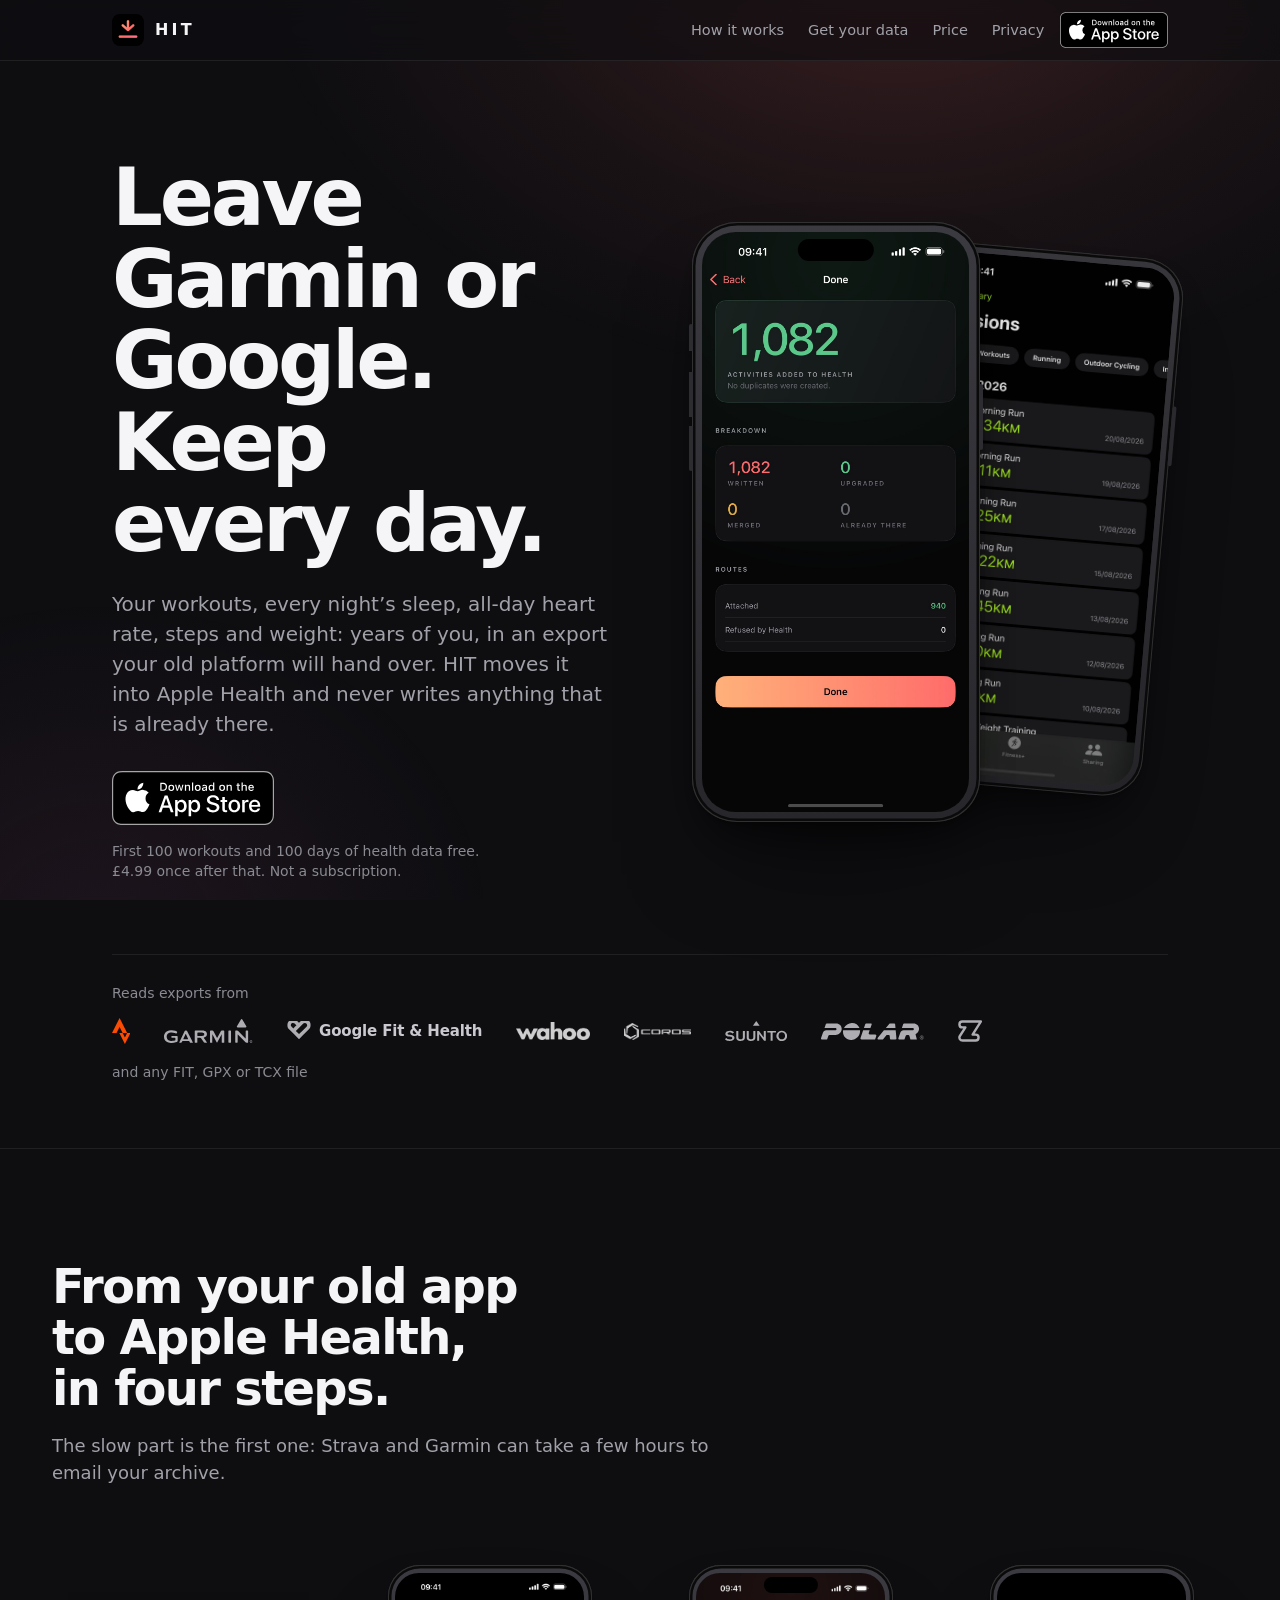
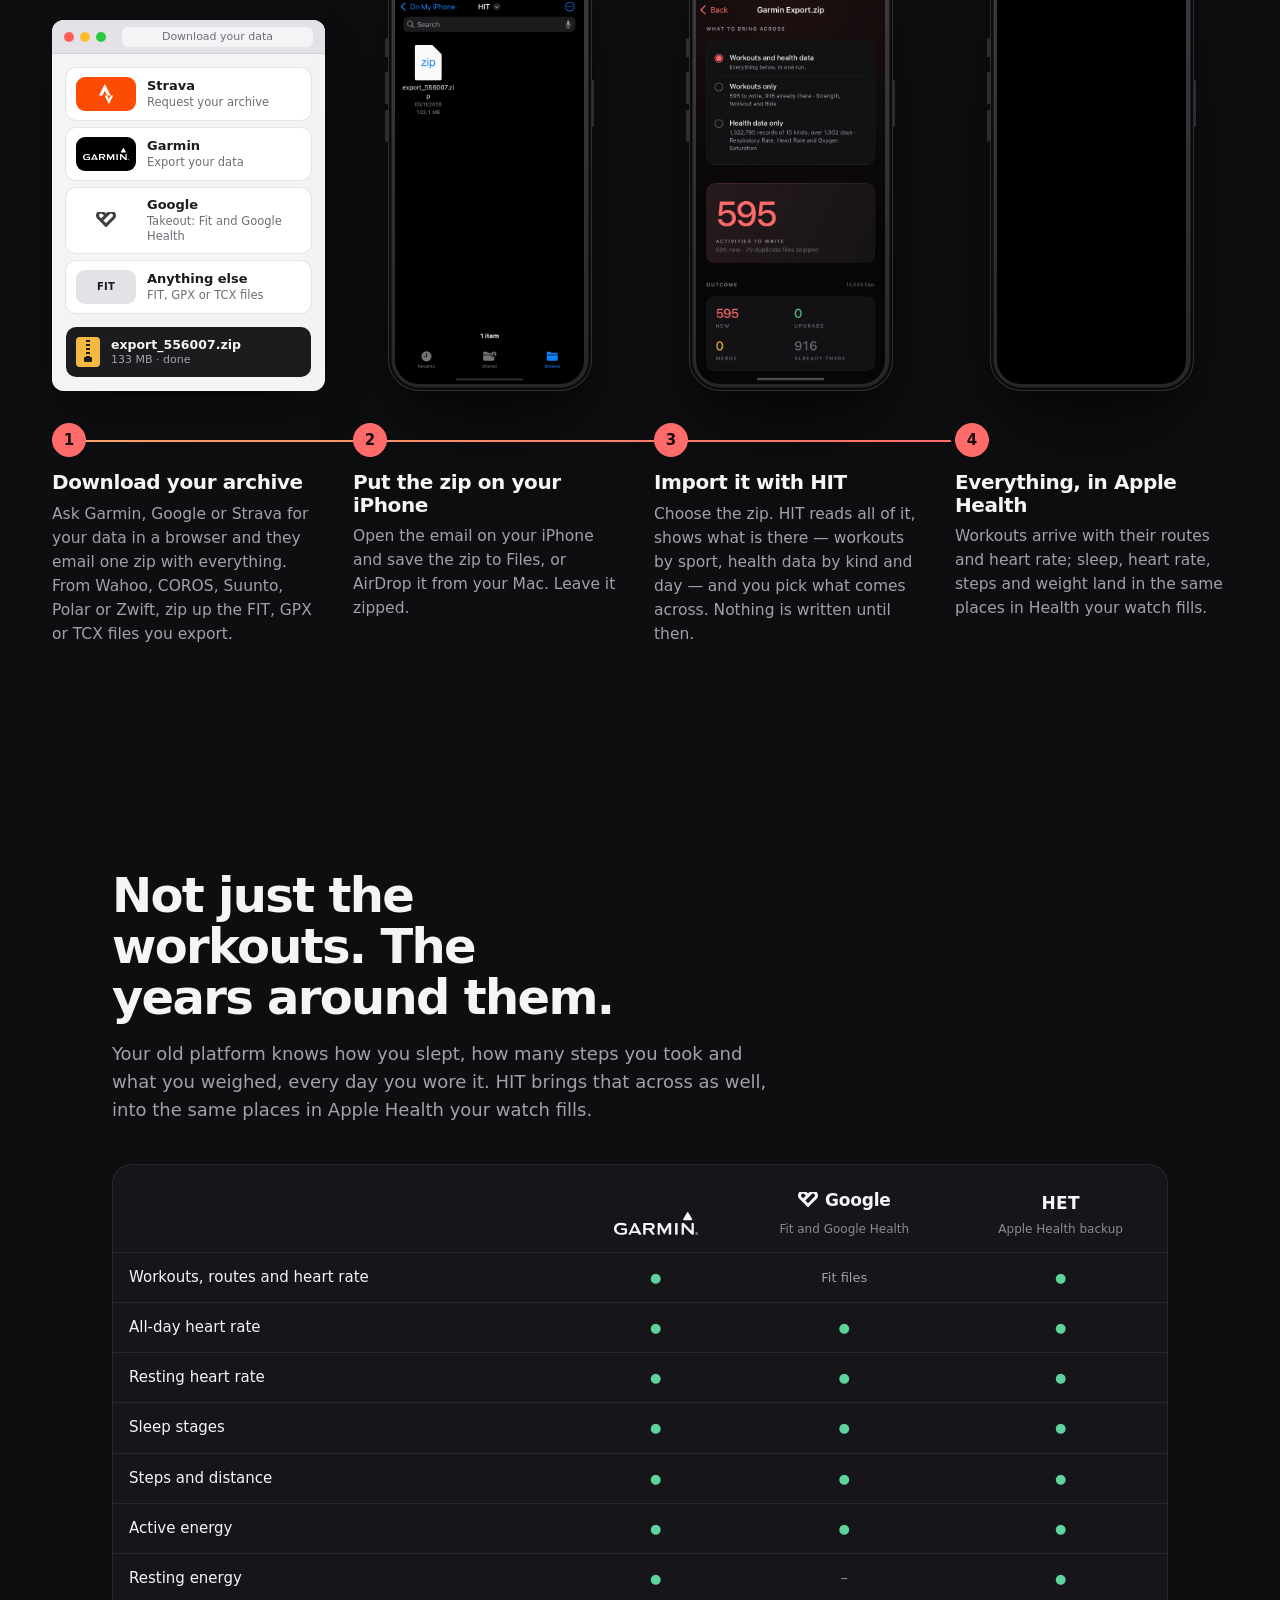
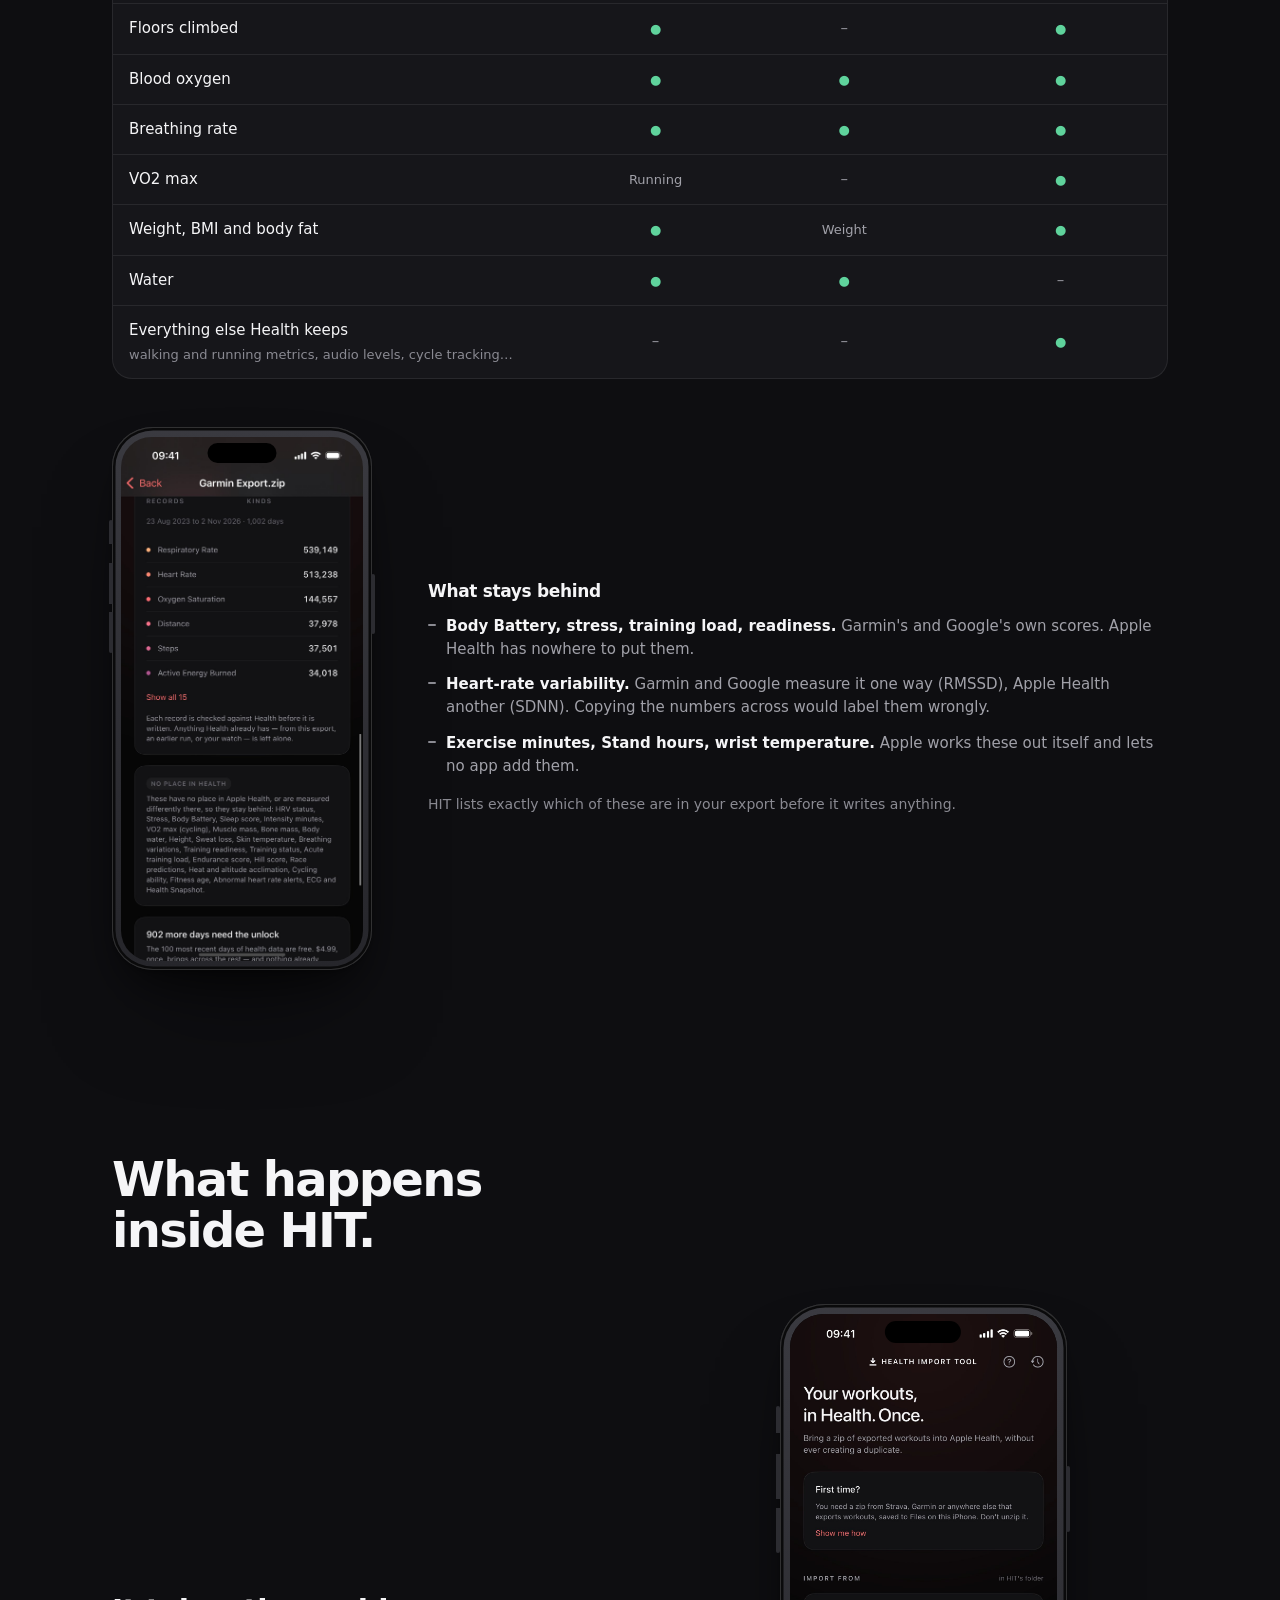
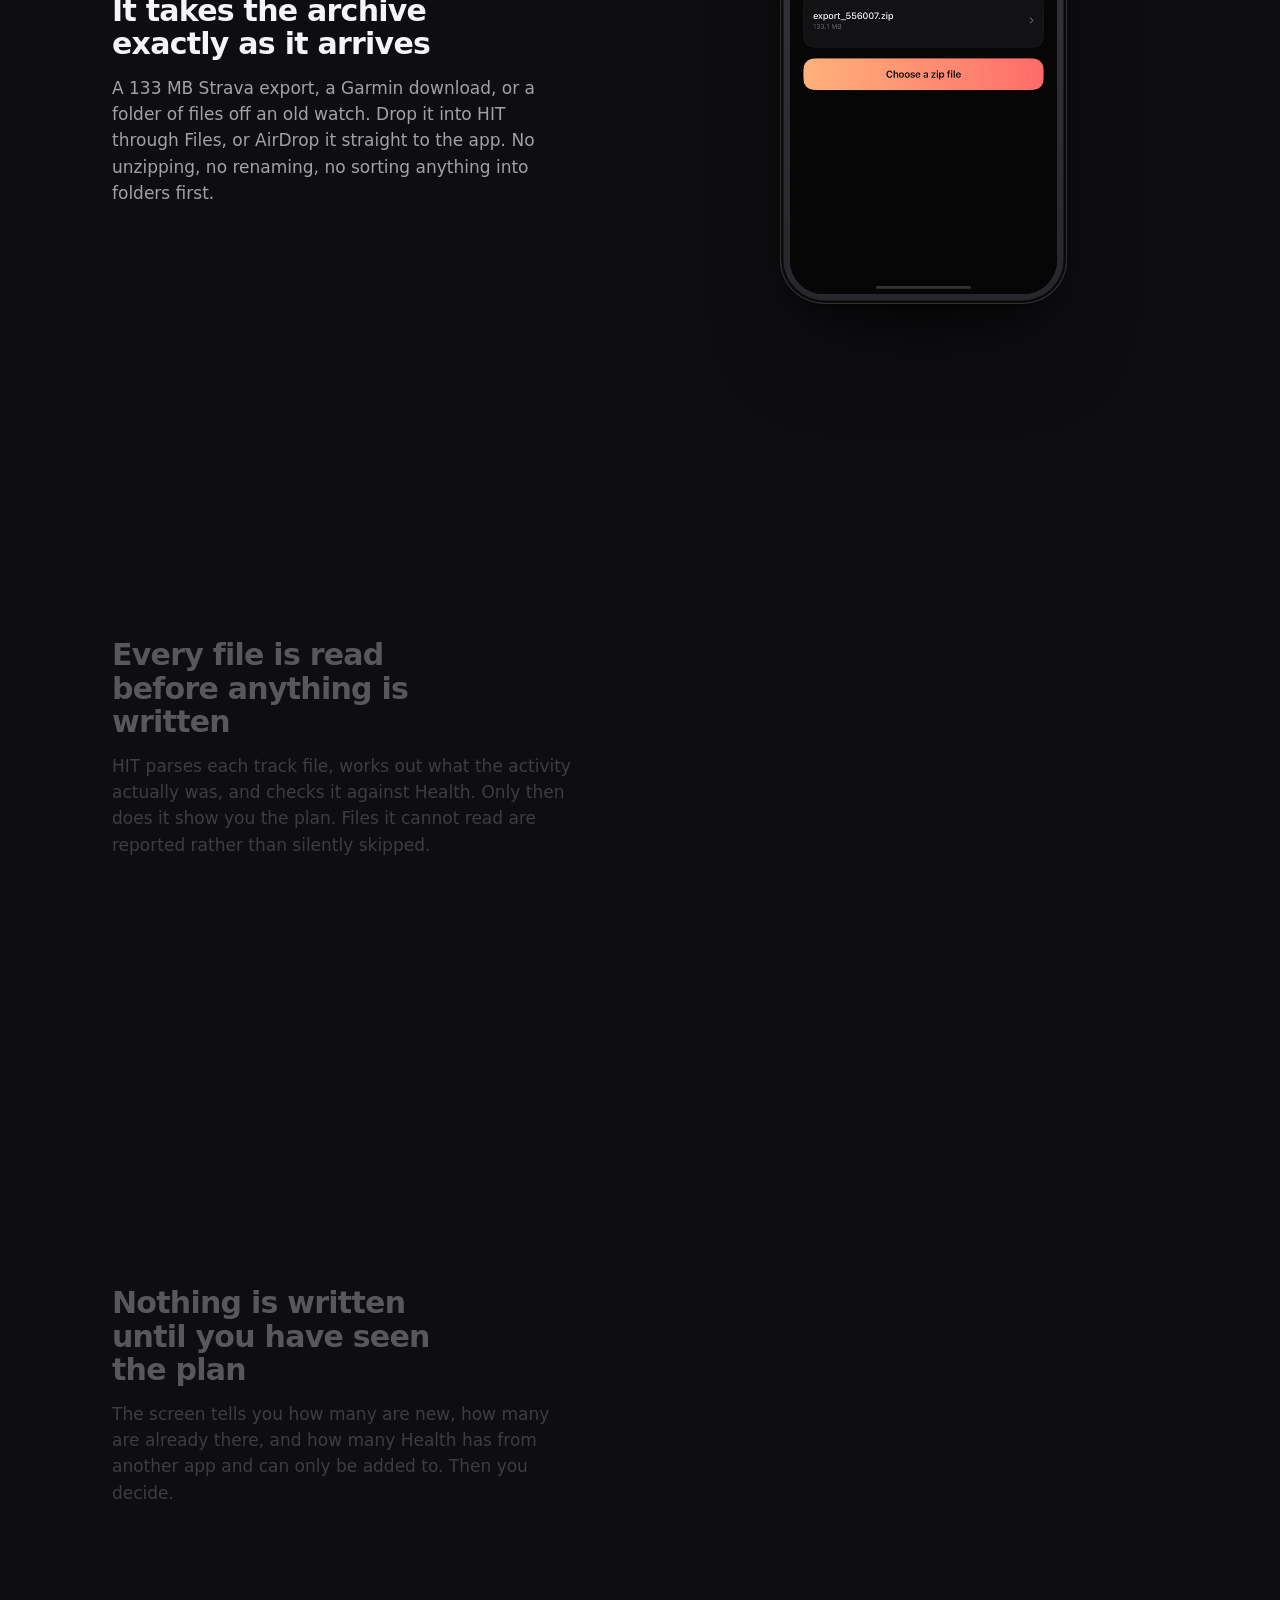
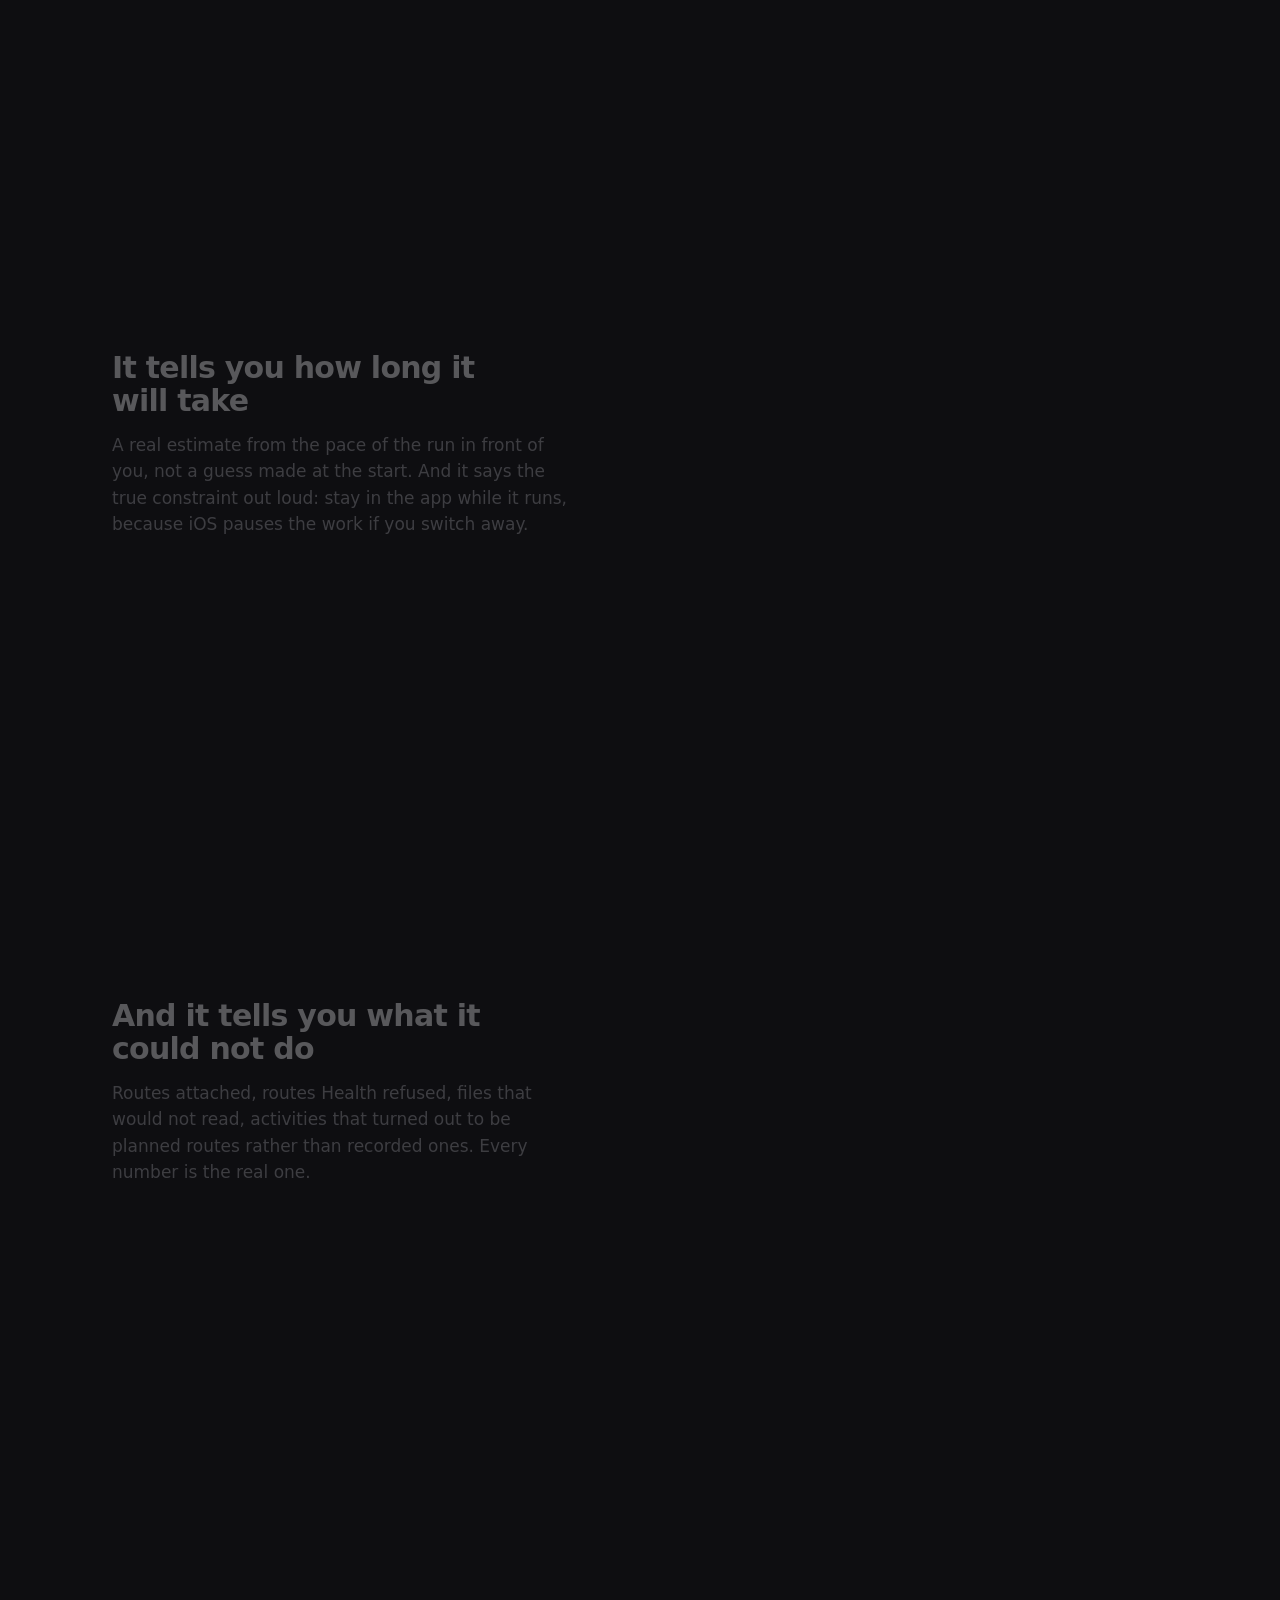
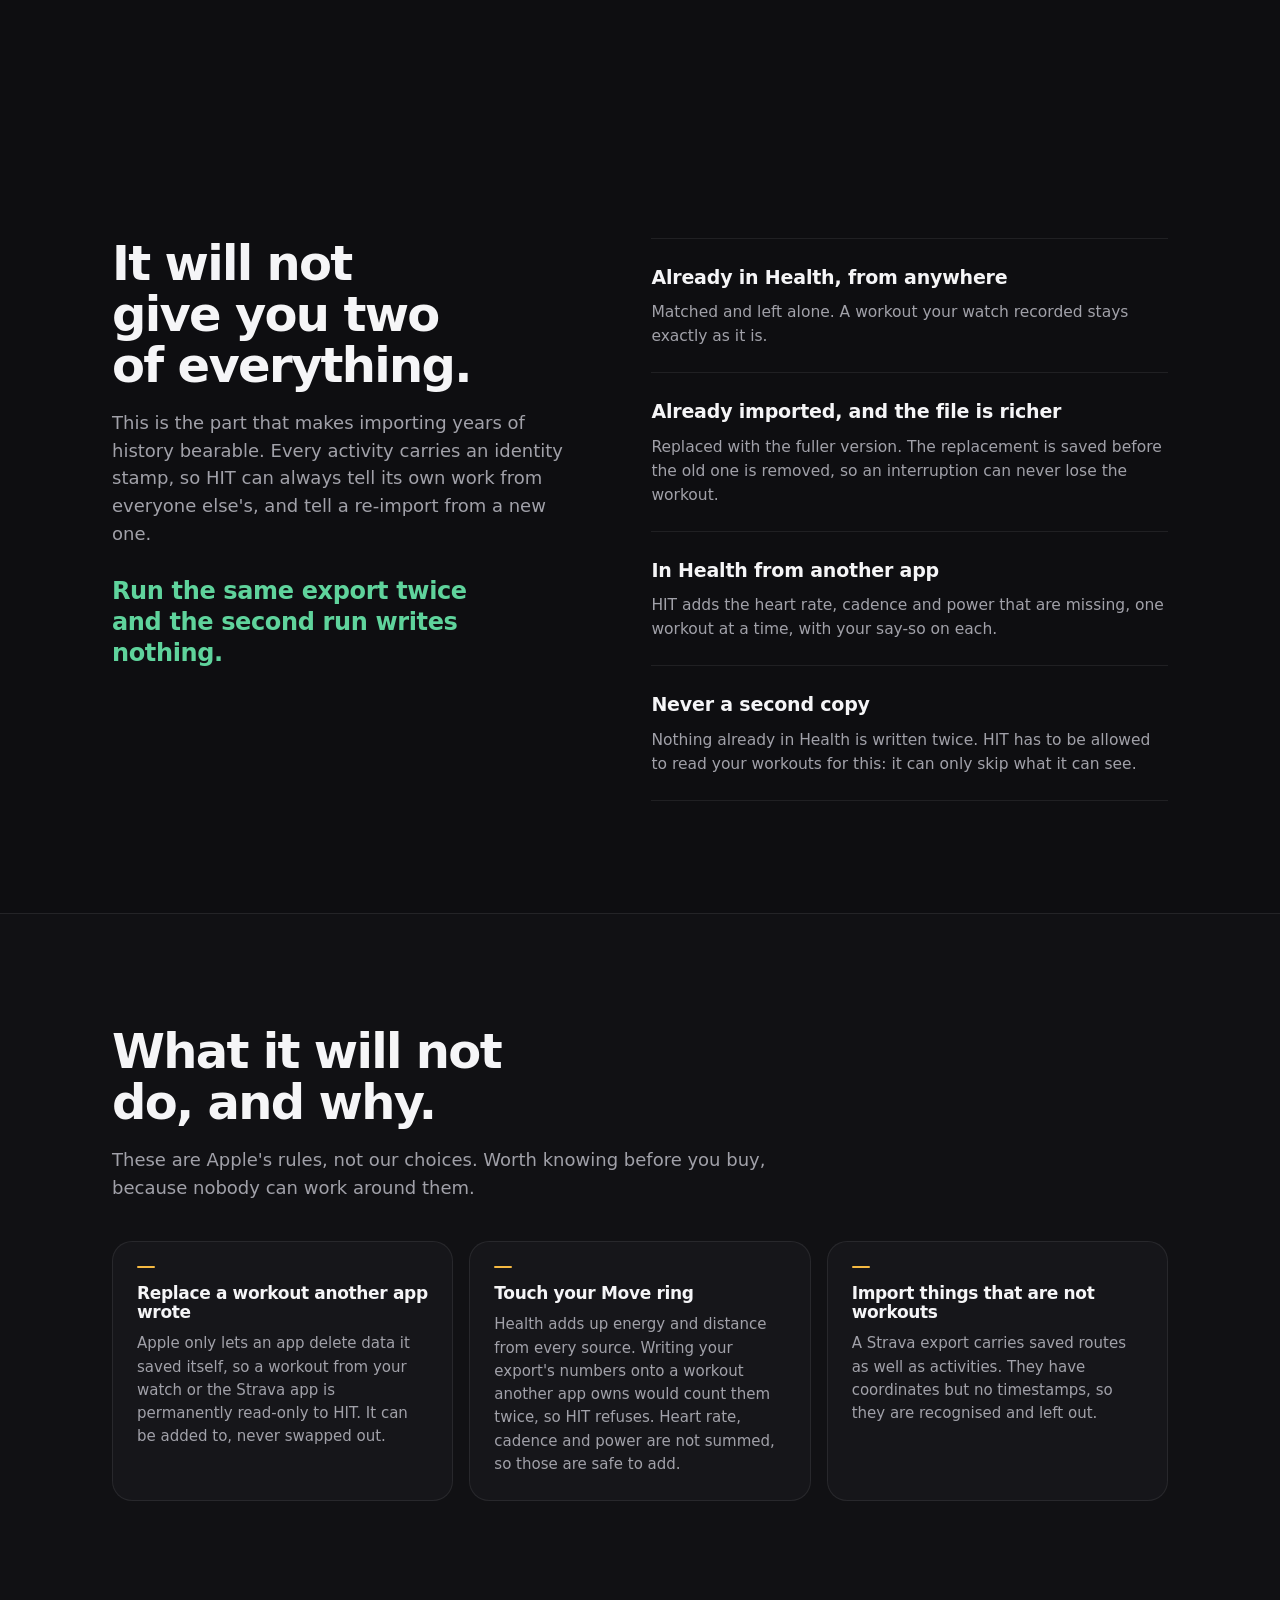
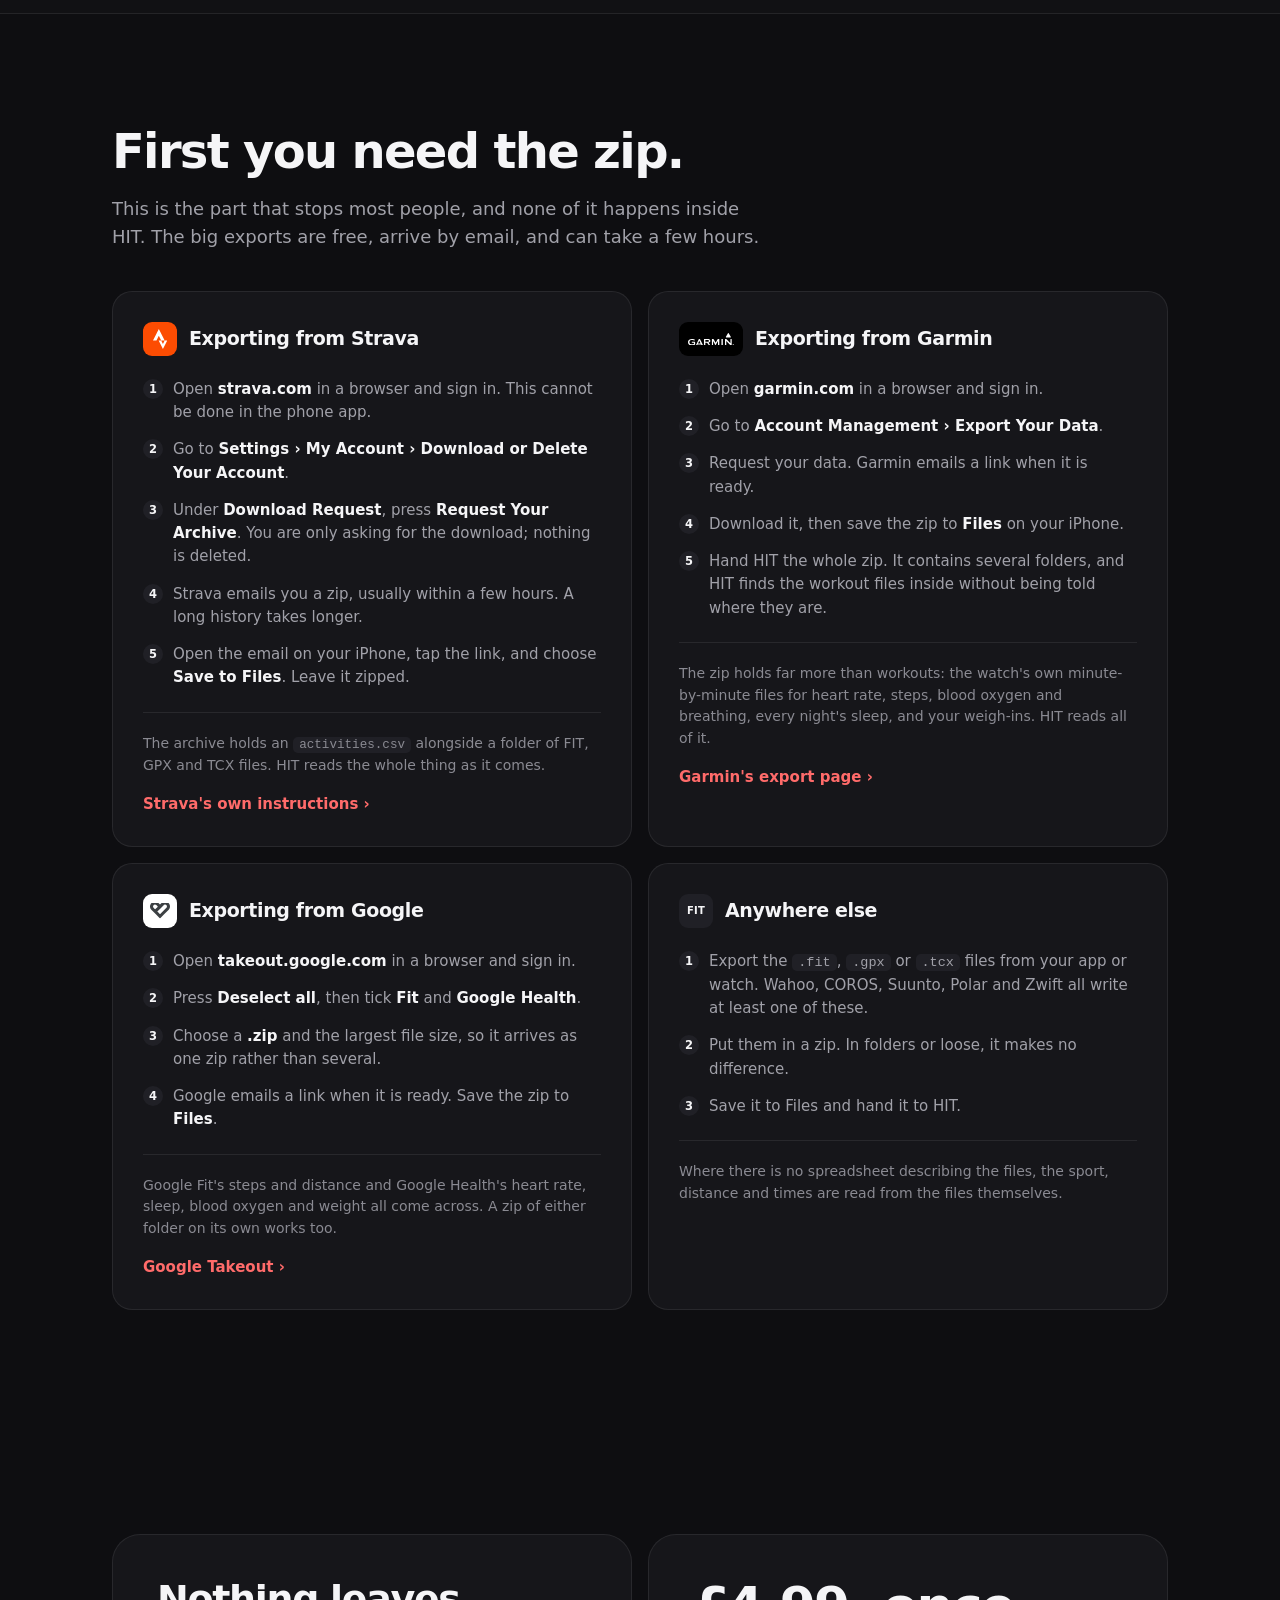
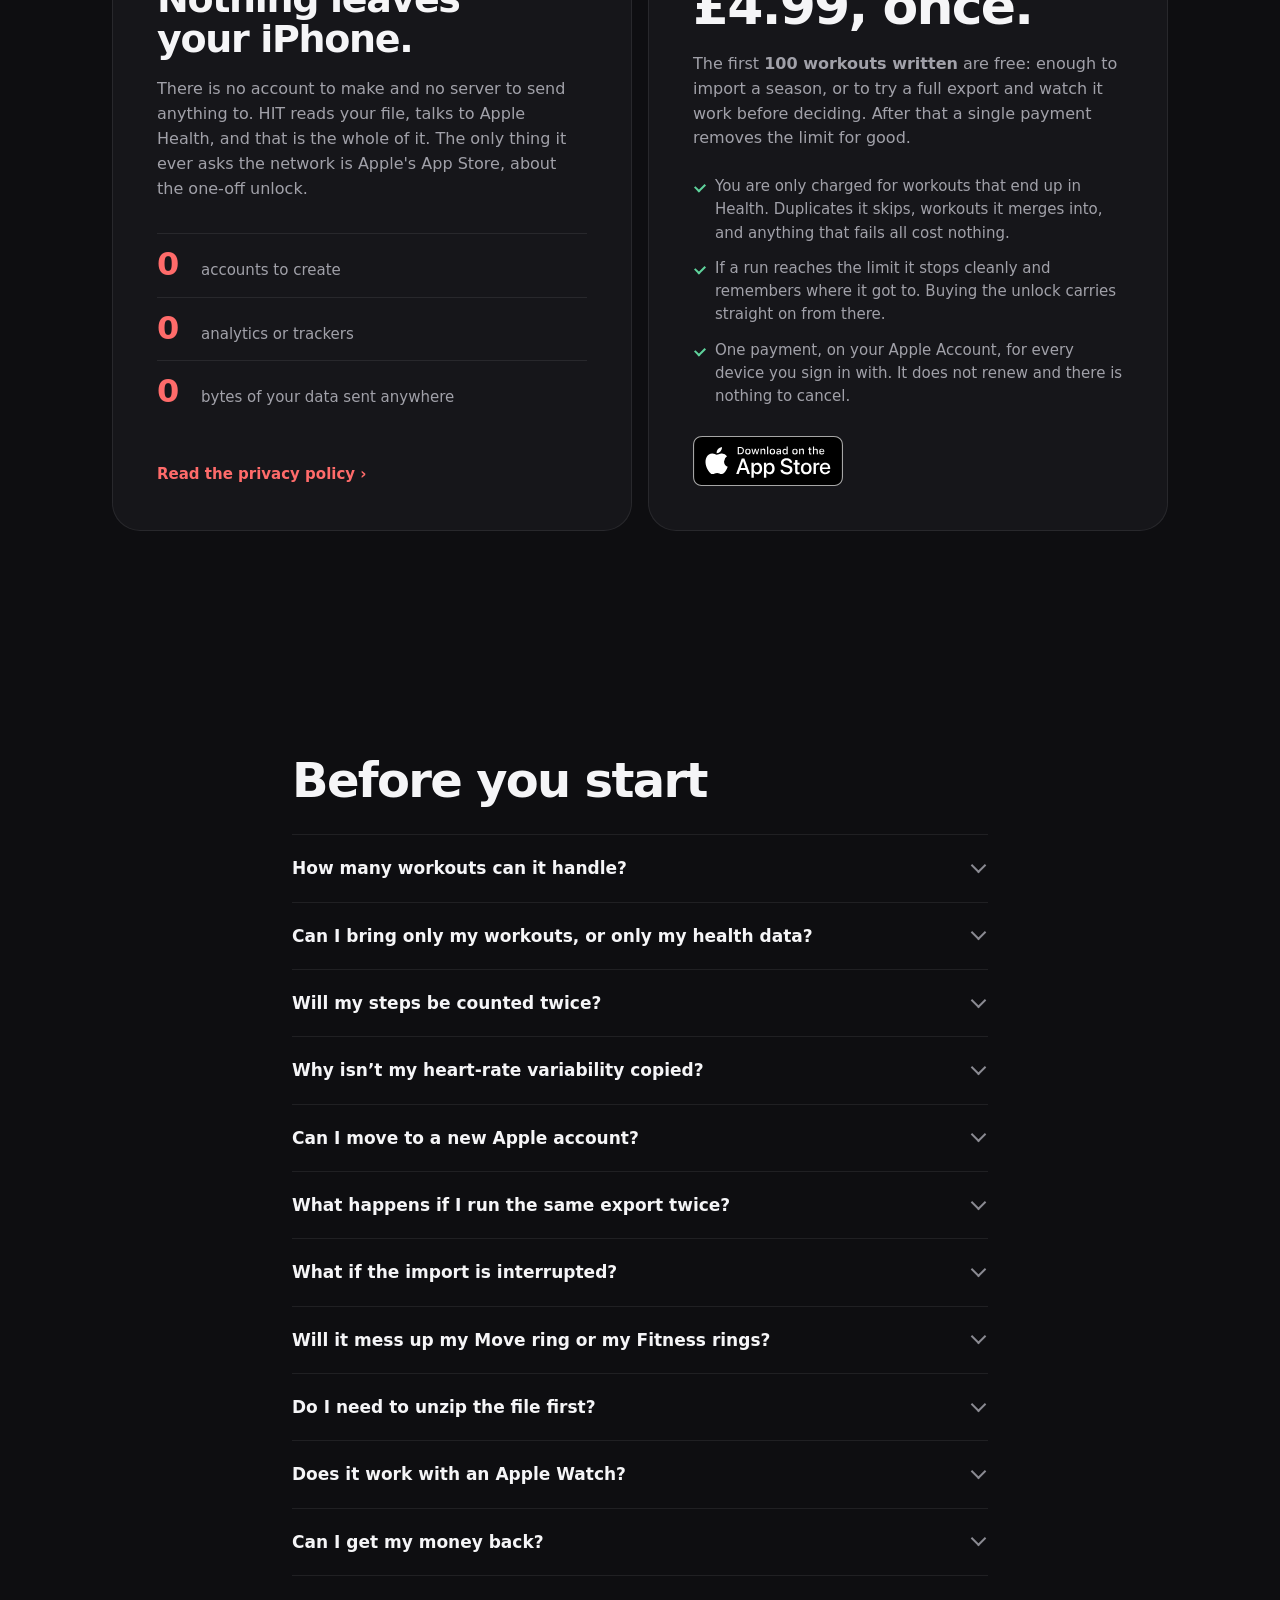
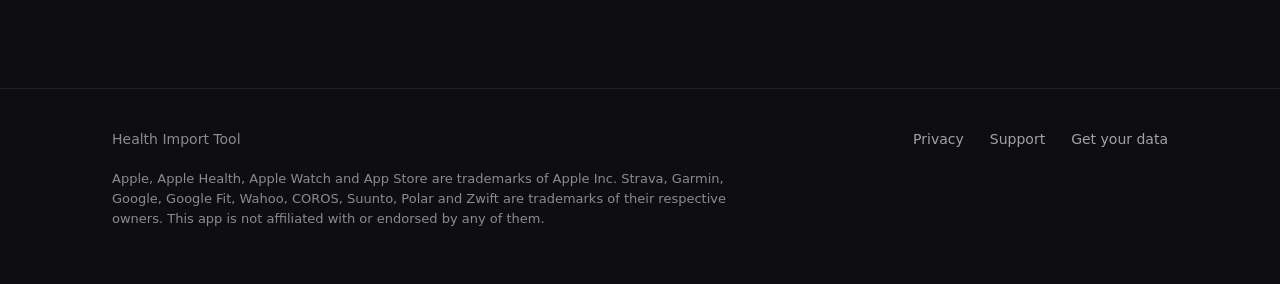
<file: index.html>
<!doctype html>
<html lang="en-GB">
<head>
<meta charset="utf-8">
<meta name="viewport" content="width=device-width,initial-scale=1">
<title>Health Import Tool: move from Garmin or Google to Apple Health</title>
<meta name="description" content="Moving to Apple Watch? Health Import Tool brings your workouts, sleep, heart rate, steps and weight from Garmin, Google Fit and Google Health into Apple Health, and never writes anything twice. No account, no server, nothing leaves your iPhone.">
<link rel="canonical" href="https://hit.enalmar.uk/">
<meta name="apple-itunes-app" content="app-id=6809584040">
<meta property="og:type" content="website">
<meta property="og:url" content="https://hit.enalmar.uk/">
<meta property="og:title" content="Health Import Tool: your whole history, in Apple Health. Once.">
<meta property="og:description" content="Leaving Garmin or Google? Your workouts, sleep, heart rate and steps, in Apple Health. Nothing twice, no account, no server.">
<meta property="og:image" content="https://hit.enalmar.uk/assets/og.png">
<meta name="twitter:card" content="summary_large_image">
<meta name="twitter:image" content="https://hit.enalmar.uk/assets/og.png">
<meta name="color-scheme" content="dark">
<meta name="theme-color" content="#0E0E11">
<link rel="icon" href="assets/favicon-32.png" sizes="32x32">
<link rel="apple-touch-icon" href="assets/apple-touch-icon.png">
<link rel="stylesheet" href="assets/site.css">
<script type="application/ld+json">
{
  "@context":"https://schema.org",
  "@type":"SoftwareApplication",
  "name":"Health Import Tool",
  "applicationCategory":"HealthApplication",
  "operatingSystem":"iOS 18.0 or later",
  "description":"Reads a zip of exported workouts from Strava, Garmin or any folder of FIT, GPX and TCX files and writes what is missing into Apple Health, without creating duplicates.",
  "url":"https://hit.enalmar.uk/",
  "installUrl":"https://apps.apple.com/gb/app/health-import-tool/id6809584040",
  "offers":{"@type":"Offer","price":"0","priceCurrency":"GBP",
            "description":"Free to download. The first 100 workouts are free; a single £4.99 in-app purchase removes the limit."}
}
</script>
</head>
<body>

<header class="site">
  <div class="wrap">
    <div class="bar">
      <a class="brand" href="./">
        <img src="assets/icon-1024.png" alt="" width="32" height="32">
        <span>HIT</span>
      </a>
      <nav>
        <a href="#how">How it works</a>
        <a href="#export">Get your data</a>
        <a href="#price">Price</a>
        <a href="privacy/">Privacy</a>
      </nav>
      <a class="store-mini" href="https://apps.apple.com/gb/app/health-import-tool/id6809584040">
        <img src="assets/brands/app-store-badge.svg" alt="Download on the App Store" width="120" height="40"></a>
    </div>
  </div>
</header>

<!-- ─────────────────────────────  Hero  ───────────────────────────────── -->
<div class="hero">
  <div class="wrap">
    <div class="hero-grid">
      <div class="hero-copy fade">
        <h1>Leave Garmin or Google. Keep every&nbsp;day.</h1>
        <p class="lede">Your workouts, every night’s sleep, all-day heart rate, steps and weight:
          years of you, in an export your old platform will hand over. HIT moves it into Apple
          Health and never writes anything that is already there.</p>
        <div class="cta-row">
          <a class="store" href="https://apps.apple.com/gb/app/health-import-tool/id6809584040">
            <img src="assets/brands/app-store-badge.svg" alt="Download on the App Store" width="162" height="54"></a>
          <p class="price-line">First 100 workouts and 100 days of health data free.<br>£4.99 once after that. Not a subscription.</p>
        </div>
      </div>

      <div class="hero-devices fade" data-delay="1">
        <figure class="device back">
          <div class="screen"><img decoding="async" src="screenshots/fitness-workouts.jpg" width="1020" height="2216"
               alt="The Fitness app listing imported runs, by date and distance."></div>
        </figure>
        <figure class="device front">
          <div class="screen"><img decoding="async" fetchpriority="high" src="screenshots/hit-done.jpg" width="1020" height="2216"
               alt="Health Import Tool after an import: 1,082 activities added to Health, no duplicates created."></div>
        </figure>
      </div>
    </div>

    <div class="sources fade" data-delay="2">
      <p>Reads exports from</p>
      <ul class="logo-row" role="list">
        <li><svg class="logo strava" viewBox="0 0 17.074 24" role="img" aria-label="Strava"><use href="assets/brands/logos.svg#strava"/></svg></li>
        <li><svg class="logo garmin" viewBox="0 0 24 6.508" role="img" aria-label="Garmin"><use href="assets/brands/logos.svg#garmin"/></svg></li>
        <li class="google"><svg class="logo googlefit" viewBox="0 1.8 24 20.4" aria-hidden="true"><use href="assets/brands/logos.svg#googlefit"/></svg><span>Google Fit &amp; Health</span></li>
        <li><img class="logo wahoo" src="assets/brands/wahoo.png" alt="Wahoo" width="200" height="49"></li>
        <li><img class="logo coros" src="assets/brands/coros.png" alt="COROS" width="320" height="81"></li>
        <li><svg class="logo suunto" viewBox="0 0 1841.422 593.069" role="img" aria-label="Suunto"><use href="assets/brands/logos.svg#suunto"/></svg></li>
        <li><svg class="logo polar" viewBox="0 0 724.862 119.969" role="img" aria-label="Polar"><use href="assets/brands/logos.svg#polar"/></svg></li>
        <li><svg class="logo zwift" viewBox="0 0 20.4 18.4" role="img" aria-label="Zwift"><use href="assets/brands/logos.svg#zwift"/></svg></li>
        <li class="files">and any FIT, GPX or TCX file</li>
      </ul>
    </div>
  </div>
</div>

<!-- ─────────────────────────────  The flow  ─────────────────────────────
     A real sequence, so it is numbered. The track behind the numbers fills
     once, left to right, when the row is reached: the page's one moment. -->
<section id="how" class="flow-section">
  <div class="wrap wide">
    <h2 class="reveal">From your old app to Apple Health, in four steps.</h2>
    <p class="intro reveal" data-delay="1">The slow part is the first one: Strava and Garmin can
      take a few hours to email your archive.</p>

    <ol class="flow reveal" role="list">
      <li class="stage">
        <div class="visual">
          <div class="browser" role="img" aria-label="A browser window: request the archive from Strava or Garmin, or collect FIT, GPX and TCX files, and export_556007.zip, 133 MB, downloads.">
            <div class="browser-bar"><i></i><i></i><i></i><span>Download your data</span></div>
            <div class="browser-body">
              <div class="src"><span class="tile strava-tile"><svg viewBox="0 0 17.074 24"><use href="assets/brands/logos.svg#strava"/></svg></span>
                <span class="src-text"><b>Strava</b>Request your archive</span></div>
              <div class="src"><span class="tile garmin-tile"><svg viewBox="0 0 24 6.508"><use href="assets/brands/logos.svg#garmin"/></svg></span>
                <span class="src-text"><b>Garmin</b>Export your data</span></div>
              <div class="src"><span class="tile google-tile"><svg viewBox="0 1.8 24 20.4"><use href="assets/brands/logos.svg#googlefit"/></svg></span>
                <span class="src-text"><b>Google</b>Takeout: Fit and Google Health</span></div>
              <div class="src"><span class="tile file-tile">FIT</span>
                <span class="src-text"><b>Anything else</b>FIT, GPX or TCX files</span></div>
              <div class="download">
                <span class="zip"></span>
                <span class="dl-name">export_556007.zip<small>133 MB · done</small></span>
              </div>
            </div>
          </div>
        </div>
        <div class="stage-text">
          <span class="n">1</span>
          <h3>Download your archive</h3>
          <p>Ask Garmin, Google or Strava for your data in a browser and they email one zip with
            everything. From Wahoo, COROS, Suunto, Polar or Zwift, zip up the FIT, GPX or TCX
            files you export.</p>
        </div>
      </li>

      <li class="stage">
        <div class="visual">
          <figure class="device sm">
            <div class="screen"><img loading="lazy" decoding="async" src="screenshots/files-zip.jpg" width="1020" height="2216"
                 alt="The Files app on iPhone with export_556007.zip saved in the HIT folder."></div>
          </figure>
        </div>
        <div class="stage-text">
          <span class="n">2</span>
          <h3>Put the zip on your iPhone</h3>
          <p>Open the email on your iPhone and save the zip to Files, or AirDrop it from your
            Mac. Leave it zipped.</p>
        </div>
      </li>

      <li class="stage">
        <div class="visual">
          <figure class="device sm">
            <div class="screen"><img loading="lazy" decoding="async" src="screenshots/hit-choice.jpg" width="1020" height="2218"
                 alt="Health Import Tool after reading a Garmin export: a choice of workouts and health data, workouts only (595 to write), or health data only (1,322,795 records of 15 kinds over 1,002 days)."></div>
          </figure>
        </div>
        <div class="stage-text">
          <span class="n">3</span>
          <h3>Import it with HIT</h3>
          <p>Choose the zip. HIT reads all of it, shows what is there — workouts by sport, health
            data by kind and day — and you pick what comes across. Nothing is written until
            then.</p>
        </div>
      </li>

      <li class="stage">
        <div class="visual">
          <figure class="device sm">
            <div class="screen"><img loading="lazy" decoding="async" src="screenshots/fitness-workout.jpg" width="1020" height="2216"
                 alt="The Fitness app showing an imported Zwift ride with its heart rate and route."></div>
          </figure>
        </div>
        <div class="stage-text">
          <span class="n">4</span>
          <h3>Everything, in Apple Health</h3>
          <p>Workouts arrive with their routes and heart rate; sleep, heart rate, steps and weight
            land in the same places in Health your watch fills.</p>
        </div>
      </li>
    </ol>
  </div>
</section>

<!-- ─────────────────────────────  What comes across  ─────────────────── -->
<section id="carry" class="carry-section">
  <div class="wrap">
    <h2 class="reveal">Not just the workouts. The years around them.</h2>
    <p class="intro reveal" data-delay="1">Your old platform knows how you slept, how many steps
      you took and what you weighed, every day you wore it. HIT brings that across as well,
      into the same places in Apple Health your watch fills.</p>

    <div class="carry reveal" data-delay="2">
      <table>
        <caption class="sr">What HIT brings into Apple Health from each kind of export</caption>
        <thead>
          <tr><td></td>
            <th scope="col"><svg class="col-logo garmin" viewBox="0 0 24 6.508" role="img" aria-label="Garmin Connect"><use href="assets/brands/logos.svg#garmin"/></svg></th>
            <th scope="col"><span class="col-mark"><svg viewBox="0 1.8 24 20.4" aria-hidden="true"><use href="assets/brands/logos.svg#googlefit"/></svg>Google</span><small>Fit and Google Health</small></th>
            <th scope="col"><span class="col-mark het">HET</span><small>Apple Health backup</small></th>
          </tr>
        </thead>
        <tbody>
          <tr><th scope="row">Workouts, routes and heart rate</th><td><span class="yes" aria-label="Comes across">●</span></td><td><span class="part">Fit files</span></td><td><span class="yes" aria-label="Comes across">●</span></td></tr>
          <tr><th scope="row">All-day heart rate</th><td><span class="yes" aria-label="Comes across">●</span></td><td><span class="yes" aria-label="Comes across">●</span></td><td><span class="yes" aria-label="Comes across">●</span></td></tr>
          <tr><th scope="row">Resting heart rate</th><td><span class="yes" aria-label="Comes across">●</span></td><td><span class="yes" aria-label="Comes across">●</span></td><td><span class="yes" aria-label="Comes across">●</span></td></tr>
          <tr><th scope="row">Sleep stages</th><td><span class="yes" aria-label="Comes across">●</span></td><td><span class="yes" aria-label="Comes across">●</span></td><td><span class="yes" aria-label="Comes across">●</span></td></tr>
          <tr><th scope="row">Steps and distance</th><td><span class="yes" aria-label="Comes across">●</span></td><td><span class="yes" aria-label="Comes across">●</span></td><td><span class="yes" aria-label="Comes across">●</span></td></tr>
          <tr><th scope="row">Active energy</th><td><span class="yes" aria-label="Comes across">●</span></td><td><span class="yes" aria-label="Comes across">●</span></td><td><span class="yes" aria-label="Comes across">●</span></td></tr>
          <tr><th scope="row">Resting energy</th><td><span class="yes" aria-label="Comes across">●</span></td><td><span class="no" aria-label="Not in this export">–</span></td><td><span class="yes" aria-label="Comes across">●</span></td></tr>
          <tr><th scope="row">Floors climbed</th><td><span class="yes" aria-label="Comes across">●</span></td><td><span class="no" aria-label="Not in this export">–</span></td><td><span class="yes" aria-label="Comes across">●</span></td></tr>
          <tr><th scope="row">Blood oxygen</th><td><span class="yes" aria-label="Comes across">●</span></td><td><span class="yes" aria-label="Comes across">●</span></td><td><span class="yes" aria-label="Comes across">●</span></td></tr>
          <tr><th scope="row">Breathing rate</th><td><span class="yes" aria-label="Comes across">●</span></td><td><span class="yes" aria-label="Comes across">●</span></td><td><span class="yes" aria-label="Comes across">●</span></td></tr>
          <tr><th scope="row">VO2 max</th><td><span class="part">Running</span></td><td><span class="no" aria-label="Not in this export">–</span></td><td><span class="yes" aria-label="Comes across">●</span></td></tr>
          <tr><th scope="row">Weight, BMI and body fat</th><td><span class="yes" aria-label="Comes across">●</span></td><td><span class="part">Weight</span></td><td><span class="yes" aria-label="Comes across">●</span></td></tr>
          <tr><th scope="row">Water</th><td><span class="yes" aria-label="Comes across">●</span></td><td><span class="yes" aria-label="Comes across">●</span></td><td><span class="no" aria-label="Not in this export">–</span></td></tr>
          <tr><th scope="row">Everything else Health keeps<small>walking and running metrics, audio levels, cycle tracking…</small></th><td><span class="no" aria-label="Not in this export">–</span></td><td><span class="no" aria-label="Not in this export">–</span></td><td><span class="yes" aria-label="Comes across">●</span></td></tr>
        </tbody>
      </table>
    </div>

    <div class="behind-row">
    <figure class="device sm reveal">
      <div class="screen"><img loading="lazy" decoding="async" src="screenshots/hit-health.jpg" width="1020" height="2218"
           alt="HIT's plan for a Garmin export: respiratory rate, heart rate, blood oxygen, distance, steps and active energy, and the list of what has no place in Apple Health."></div>
    </figure>
    <div class="behind reveal">
      <h3>What stays behind</h3>
      <ul role="list">
        <li><b>Body Battery, stress, training load, readiness.</b> Garmin's and Google's own
          scores. Apple Health has nowhere to put them.</li>
        <li><b>Heart-rate variability.</b> Garmin and Google measure it one way (RMSSD), Apple
          Health another (SDNN). Copying the numbers across would label them wrongly.</li>
        <li><b>Exercise minutes, Stand hours, wrist temperature.</b> Apple works these out itself
          and lets no app add them.</li>
      </ul>
      <p>HIT lists exactly which of these are in your export before it writes anything.</p>
    </div>
    </div>
  </div>
</section>

<!-- ─────────────────────────────  A closer look  ──────────────────────── -->
<section class="closer">
  <div class="wrap">
    <h2 class="reveal">What happens inside HIT.</h2>

    <!-- On a wide screen with scripting on, one phone stays put while the
         words scroll past it, and its screen follows the words. Without the
         script, or on a phone, each step keeps its own framed capture. -->
    <div class="story">
    <div class="story-steps">

    <div class="band reveal">
      <figure class="device">
        <div class="screen"><img loading="lazy" decoding="async" src="screenshots/hit-home.jpg" width="1020" height="2216"
             alt="The first screen of Health Import Tool, listing a 133 MB Strava export ready to import."></div>
      </figure>
      <div class="band-text">
        <h3>It takes the archive exactly as it arrives</h3>
        <p>A 133 MB Strava export, a Garmin download, or a folder of files off an old watch.
          Drop it into HIT through Files, or AirDrop it straight to the app. No unzipping, no
          renaming, no sorting anything into folders first.</p>
      </div>
    </div>

    <div class="band flip reveal">
      <figure class="device">
        <div class="screen"><img loading="lazy" decoding="async" src="screenshots/hit-scan.jpg" width="1020" height="2216"
             alt="Health Import Tool reading a Strava export, file by file."></div>
      </figure>
      <div class="band-text">
        <h3>Every file is read before anything is written</h3>
        <p>HIT parses each track file, works out what the activity actually was, and checks it
          against Health. Only then does it show you the plan. Files it cannot read are
          reported rather than silently skipped.</p>
      </div>
    </div>

    <div class="band reveal">
      <figure class="device">
        <div class="screen"><img loading="lazy" decoding="async" src="screenshots/hit-plan.jpg" width="1020" height="2216"
             alt="The plan screen: 1,082 activities to write, 0 upgrade, 0 merge, 0 already there."></div>
      </figure>
      <div class="band-text">
        <h3>Nothing is written until you have seen the plan</h3>
        <p>The screen tells you how many are new, how many are already there, and how many
          Health has from another app and can only be added to. Then you decide.</p>
      </div>
    </div>

    <div class="band flip reveal">
      <figure class="device">
        <div class="screen"><img loading="lazy" decoding="async" src="screenshots/hit-import.jpg" width="1020" height="2216"
             alt="An import in progress, with the number written so far and the time left."></div>
      </figure>
      <div class="band-text">
        <h3>It tells you how long it will take</h3>
        <p>A real estimate from the pace of the run in front of you, not a guess made at the
          start. And it says the true constraint out loud: stay in the app while it runs,
          because iOS pauses the work if you switch away.</p>
      </div>
    </div>

    <div class="band reveal">
      <figure class="device">
        <div class="screen"><img loading="lazy" decoding="async" src="screenshots/hit-done.jpg" width="1020" height="2216"
             alt="The summary after an import: workouts added to Health, with routes attached and none refused."></div>
      </figure>
      <div class="band-text">
        <h3>And it tells you what it could not do</h3>
        <p>Routes attached, routes Health refused, files that would not read, activities that
          turned out to be planned routes rather than recorded ones. Every number is the real
          one.</p>
      </div>
    </div>
    </div>
    <div class="story-stage" aria-hidden="true">
      <figure class="device">
        <div class="screen"><img alt="" width="1020" height="2216"><img alt="" width="1020" height="2216"></div>
      </figure>
    </div>
    </div>
  </div>
</section>

<!-- ─────────────────────────────  Duplicates  ─────────────────────────── -->
<section class="dupes">
  <div class="wrap">
    <div class="split">
      <div class="split-lead">
        <h2 class="reveal">It will not give you two of everything.</h2>
        <p class="intro reveal" data-delay="1">This is the part that makes importing years of
          history bearable. Every activity carries an identity stamp, so HIT can always tell its
          own work from everyone else's, and tell a re-import from a new one.</p>
        <p class="claim reveal" data-delay="2">Run the same export twice and the second run
          writes nothing.</p>
      </div>
      <dl class="cases reveal" data-delay="1">
        <div>
          <dt>Already in Health, from anywhere</dt>
          <dd>Matched and left alone. A workout your watch recorded stays exactly as it is.</dd>
        </div>
        <div>
          <dt>Already imported, and the file is richer</dt>
          <dd>Replaced with the fuller version. The replacement is saved before the old one is
            removed, so an interruption can never lose the workout.</dd>
        </div>
        <div>
          <dt>In Health from another app</dt>
          <dd>HIT adds the heart rate, cadence and power that are missing, one workout at a
            time, with your say-so on each.</dd>
        </div>
        <div>
          <dt>Never a second copy</dt>
          <dd>Nothing already in Health is written twice. HIT has to be allowed to read your
            workouts for this: it can only skip what it can see.</dd>
        </div>
      </dl>
    </div>
  </div>
</section>

<!-- ─────────────────────────────  Honest limits  ──────────────────────── -->
<section class="limits-section">
  <div class="wrap">
    <h2 class="reveal">What it will not do, and why.</h2>
    <p class="intro reveal" data-delay="1">These are Apple's rules, not our choices. Worth
      knowing before you buy, because nobody can work around them.</p>
    <ul class="limits reveal" data-delay="2" role="list">
      <li><h3>Replace a workout another app wrote</h3>
        <p>Apple only lets an app delete data it saved itself, so a workout from your watch or
          the Strava app is permanently read-only to HIT. It can be added to, never swapped
          out.</p></li>
      <li><h3>Touch your Move ring</h3>
        <p>Health adds up energy and distance from every source. Writing your export's numbers
          onto a workout another app owns would count them twice, so HIT refuses. Heart rate,
          cadence and power are not summed, so those are safe to add.</p></li>
      <li><h3>Import things that are not workouts</h3>
        <p>A Strava export carries saved routes as well as activities. They have coordinates
          but no timestamps, so they are recognised and left out.</p></li>
    </ul>
  </div>
</section>

<!-- ─────────────────────────────  Export guides  ──────────────────────── -->
<section id="export">
  <div class="wrap">
    <h2 class="reveal">First you need the zip.</h2>
    <p class="intro reveal" data-delay="1">This is the part that stops most people, and none of
      it happens inside HIT. The big exports are free, arrive by email, and can take a few
      hours.</p>

    <div class="guides">
      <article class="guide reveal">
        <h3><span class="tile strava-tile"><svg viewBox="0 0 17.074 24" aria-hidden="true"><use href="assets/brands/logos.svg#strava"/></svg></span>
          Exporting from Strava</h3>
        <ol>
          <li>Open <strong>strava.com</strong> in a browser and sign in. This cannot be done in
            the phone app.</li>
          <li>Go to <strong>Settings &rsaquo; My Account &rsaquo; Download or Delete Your
            Account</strong>.</li>
          <li>Under <strong>Download Request</strong>, press <strong>Request Your
            Archive</strong>. You are only asking for the download; nothing is deleted.</li>
          <li>Strava emails you a zip, usually within a few hours. A long history takes
            longer.</li>
          <li>Open the email on your iPhone, tap the link, and choose <strong>Save to
            Files</strong>. Leave it zipped.</li>
        </ol>
        <p class="note">The archive holds an <code>activities.csv</code> alongside a folder of
          FIT, GPX and TCX files. HIT reads the whole thing as it comes.</p>
        <a class="cta" href="https://support.strava.com/en-us/articles/15401919-exporting-your-data-and-bulk-export"
           rel="noopener">Strava's own instructions &rsaquo;</a>
      </article>

      <article class="guide reveal" data-delay="1">
        <h3><span class="tile garmin-tile"><svg viewBox="0 0 24 6.508" aria-hidden="true"><use href="assets/brands/logos.svg#garmin"/></svg></span>
          Exporting from Garmin</h3>
        <ol>
          <li>Open <strong>garmin.com</strong> in a browser and sign in.</li>
          <li>Go to <strong>Account Management &rsaquo; Export Your Data</strong>.</li>
          <li>Request your data. Garmin emails a link when it is ready.</li>
          <li>Download it, then save the zip to <strong>Files</strong> on your iPhone.</li>
          <li>Hand HIT the whole zip. It contains several folders, and HIT finds the workout
            files inside without being told where they are.</li>
        </ol>
        <p class="note">The zip holds far more than workouts: the watch's own minute-by-minute
          files for heart rate, steps, blood oxygen and breathing, every night's sleep, and your
          weigh-ins. HIT reads all of it.</p>
        <a class="cta" href="https://www.garmin.com/en-US/account/datamanagement/exportdata/"
           rel="noopener">Garmin's export page &rsaquo;</a>
      </article>

      <article class="guide reveal" data-delay="2">
        <h3><span class="tile google-tile"><svg viewBox="0 1.8 24 20.4" aria-hidden="true"><use href="assets/brands/logos.svg#googlefit"/></svg></span>
          Exporting from Google</h3>
        <ol>
          <li>Open <strong>takeout.google.com</strong> in a browser and sign in.</li>
          <li>Press <strong>Deselect all</strong>, then tick <strong>Fit</strong> and
            <strong>Google Health</strong>.</li>
          <li>Choose a <strong>.zip</strong> and the largest file size, so it arrives as one
            zip rather than several.</li>
          <li>Google emails a link when it is ready. Save the zip to <strong>Files</strong>.</li>
        </ol>
        <p class="note">Google Fit's steps and distance and Google Health's heart rate, sleep,
          blood oxygen and weight all come across. A zip of either folder on its own works
          too.</p>
        <a class="cta" href="https://takeout.google.com" rel="noopener">Google Takeout &rsaquo;</a>
      </article>

      <article class="guide reveal" data-delay="3">
        <h3><span class="tile file-tile">FIT</span> Anywhere else</h3>
        <ol>
          <li>Export the <code>.fit</code>, <code>.gpx</code> or <code>.tcx</code> files from
            your app or watch. Wahoo, COROS, Suunto, Polar and Zwift all write at least one of
            these.</li>
          <li>Put them in a zip. In folders or loose, it makes no difference.</li>
          <li>Save it to Files and hand it to HIT.</li>
        </ol>
        <p class="note">Where there is no spreadsheet describing the files, the sport, distance
          and times are read from the files themselves.</p>
      </article>
    </div>
  </div>
</section>

<!-- ─────────────────────────────  Privacy + price  ────────────────────── -->
<section class="pair">
  <div class="wrap">
    <div class="pair-grid">
      <div class="panel reveal">
        <h2>Nothing leaves your iPhone.</h2>
        <p class="intro">There is no account to make and no server to send anything to. HIT
          reads your file, talks to Apple Health, and that is the whole of it. The only thing it
          ever asks the network is Apple's App Store, about the one-off unlock.</p>
        <dl class="facts">
          <div><dt>0</dt><dd>accounts to create</dd></div>
          <div><dt>0</dt><dd>analytics or trackers</dd></div>
          <div><dt>0</dt><dd>bytes of your data sent anywhere</dd></div>
        </dl>
        <p class="more"><a href="privacy/">Read the privacy policy &rsaquo;</a></p>
      </div>

      <div class="panel price reveal" data-delay="1" id="price">
        <h2>£4.99, once.</h2>
        <p class="intro">The first <strong>100 workouts written</strong> are free: enough to
          import a season, or to try a full export and watch it work before deciding. After that
          a single payment removes the limit for good.</p>
        <ul class="plain" role="list">
          <li>You are only charged for workouts that end up in Health. Duplicates it skips,
            workouts it merges into, and anything that fails all cost nothing.</li>
          <li>If a run reaches the limit it stops cleanly and remembers where it got to. Buying
            the unlock carries straight on from there.</li>
          <li>One payment, on your Apple Account, for every device you sign in with. It does
            not renew and there is nothing to cancel.</li>
        </ul>
        <a class="store" href="https://apps.apple.com/gb/app/health-import-tool/id6809584040">
          <img src="assets/brands/app-store-badge.svg" alt="Download on the App Store" width="150" height="50"></a>
      </div>
    </div>
  </div>
</section>

<!-- ─────────────────────────────  FAQ  ────────────────────────────────── -->
<section>
  <div class="wrap narrow">
    <h2 class="reveal faq-title">Before you start</h2>

    <details class="faq reveal"><summary>How many workouts can it handle?</summary>
      <p>The reference archive it is developed against holds 1,180 files and 133 MB, and it is
        imported end to end as part of testing. There is no fixed ceiling.</p></details>

    <details class="faq reveal"><summary>Can I bring only my workouts, or only my health data?</summary>
      <p>Yes. HIT reads the whole zip first and shows what is in it: how many workouts, by
        sport, and how many days and kinds of health data. Then you choose workouts, health
        data, or both.</p></details>

    <details class="faq reveal"><summary>Will my steps be counted twice?</summary>
      <p>No. Your iPhone has probably been counting steps all along. Where Health already has
        steps, energy, distance or sleep for a stretch of time, from any source, HIT leaves that
        time alone and fills only the gaps. Nothing is counted twice.</p></details>

    <details class="faq reveal"><summary>Why isn’t my heart-rate variability copied?</summary>
      <p>Garmin and Google measure it as RMSSD; Apple Health stores SDNN, a different
        measure. Copying the numbers across would put them under the wrong name, so HIT
        leaves them behind and says so.</p></details>

    <details class="faq reveal"><summary>Can I move to a new Apple account?</summary>
      <p>Yes. Back up with <a href="https://het.enalmar.uk">Health Export Tool</a> on the old
        account, then import the backup with HIT on the new one. Restoring into the account it
        came from writes nothing, because everything is already there.</p></details>

    <details class="faq reveal"><summary>What happens if I run the same export twice?</summary>
      <p>Nothing. The second run reads the archive, finds every activity and record already in
        Health, and writes none of them. That is the behaviour the app is built around rather than a
        side effect.</p></details>

    <details class="faq reveal"><summary>What if the import is interrupted?</summary>
      <p>It offers to carry on from where it stopped, which costs one check against Health
        rather than reading every file again. Nothing is written twice, and an activity Health
        refused is not retried forever.</p></details>

    <details class="faq reveal"><summary>Will it mess up my Move ring or my Fitness rings?</summary>
      <p>No. Health adds up energy and distance from every source, so HIT never writes those
        onto a workout another app already owns. Workouts it creates itself carry their own
        figures, exactly as importing them should.</p></details>

    <details class="faq reveal"><summary>Do I need to unzip the file first?</summary>
      <p>No, and please do not. Hand HIT the zip as it arrives.</p></details>

    <details class="faq reveal"><summary>Does it work with an Apple Watch?</summary>
      <p>There is no watch app. HIT writes into Apple Health on your iPhone, which is where
        your watch's own workouts already live, so everything ends up in one place.</p></details>

    <details class="faq reveal"><summary>Can I get my money back?</summary>
      <p>Purchases go through Apple, so refunds do too. Apple's process is at
        <a href="https://reportaproblem.apple.com" rel="noopener">reportaproblem.apple.com</a>.
        The free allowance exists so you can see the app work on your own data first.</p></details>
  </div>
</section>

<footer>
  <div class="wrap">
    <div class="row">
      <span>Health Import Tool</span>
      <span class="spacer"></span>
      <a href="privacy/">Privacy</a>
      <a href="support/">Support</a>
      <a href="#export">Get your data</a>
    </div>
    <p class="legal">Apple, Apple Health, Apple Watch and App Store are trademarks of Apple Inc.
      Strava, Garmin, Google, Google Fit, Wahoo, COROS, Suunto, Polar and Zwift are trademarks of their respective
      owners. This app is not affiliated with or endorsed by any of them.</p>
  </div>
</footer>

<script>
// Sections lift into place as they are reached. Everything here is decoration:
// the page is complete and readable with scripting off, and the observer is
// skipped entirely for anyone who has asked for reduced motion.
(function () {
  var calm = window.matchMedia('(prefers-reduced-motion: reduce)');
  if (calm.matches || !('IntersectionObserver' in window)) return;

  // Opt into hiding only now that we know the observer exists and will run.
  // The page must read correctly with this script never executing at all.
  document.documentElement.classList.add('js-reveal');

  var seen = new IntersectionObserver(function (entries) {
    entries.forEach(function (entry) {
      if (!entry.isIntersecting) return;
      entry.target.classList.add('in');
      seen.unobserve(entry.target);   // once each; this is not a loop
    });
  }, { rootMargin: '0px 0px -12% 0px', threshold: 0.08 });

  document.querySelectorAll('.reveal').forEach(function (el) { seen.observe(el); });

  // Dead-man's switch, so a section can never be left invisible: if anything
  // well inside the viewport is still hidden, the observer is not working.
  var ticks = 0;
  var audit = setInterval(function () {
    var stuck = Array.prototype.some.call(
      document.querySelectorAll('.reveal:not(.in)'),
      function (el) {
        var box = el.getBoundingClientRect();
        return box.bottom > 0 && box.top < window.innerHeight * 0.5;
      });
    if (stuck) {
      document.documentElement.classList.remove('js-reveal');
      clearInterval(audit);
    }
    if (++ticks > 15) { clearInterval(audit); }
  }, 900);
})();

// The pinned phone in "What happens inside HIT". Each step already carries its
// own capture; this only borrows the active one's src, so nothing is lost if
// it never runs. The step nearest the middle of the screen is the active one.
// A new capture fades in on top of the old, which stays fully opaque beneath
// it until the fade is over, so a swap never dips to black.
(function () {
  var story = document.querySelector('.story');
  var wide = window.matchMedia('(min-width: 900px)');
  if (!story) return;
  var layers = story.querySelectorAll('.story-stage img');
  var steps = Array.prototype.slice.call(story.querySelectorAll('.story-steps .band'));
  var front = 0, current = null, queued = false, settle;

  function show(step) {
    if (step === current) return;
    current = step;
    steps.forEach(function (s) { s.classList.toggle('active', s === step); });
    var idx = 1 - front, next = layers[idx], prev = layers[front];
    // Only the latest request may swap, and only once: a cached image can
    // report complete and still fire its load event afterwards.
    function reveal() {
      next.onload = null;
      if (current !== step) return;
      clearTimeout(settle);
      prev.classList.remove('top'); next.classList.add('top', 'on'); front = idx;
      settle = setTimeout(function () { prev.classList.remove('on'); }, 260);
    }
    next.classList.remove('on', 'top');
    next.onload = reveal;
    next.src = step.querySelector('.screen img').getAttribute('src');
    if (next.complete && next.naturalWidth) reveal();
  }

  function pick() {
    queued = false;
    var mid = window.innerHeight / 2, best = steps[0], gap = Infinity;
    steps.forEach(function (s) {
      var r = s.getBoundingClientRect(), d = Math.abs(r.top + r.height / 2 - mid);
      if (d < gap) { gap = d; best = s; }
    });
    show(best);
  }
  function onScroll() { if (!queued) { queued = true; requestAnimationFrame(pick); } }

  function mode() {
    var on = wide.matches;
    story.classList.toggle('story-on', on);
    window[on ? 'addEventListener' : 'removeEventListener']('scroll', onScroll, { passive: true });
    if (on) pick();
  }
  wide.addEventListener('change', mode);
  mode();
})();
</script>

<!-- Cloudflare Web Analytics --><script type='module' src='https://static.cloudflareinsights.com/beacon.min.js' data-cf-beacon='{"token": "710e3f47636f4e4eb3c5efab6558cbef"}'></script><!-- End Cloudflare Web Analytics -->
</body>
</html>
</file>
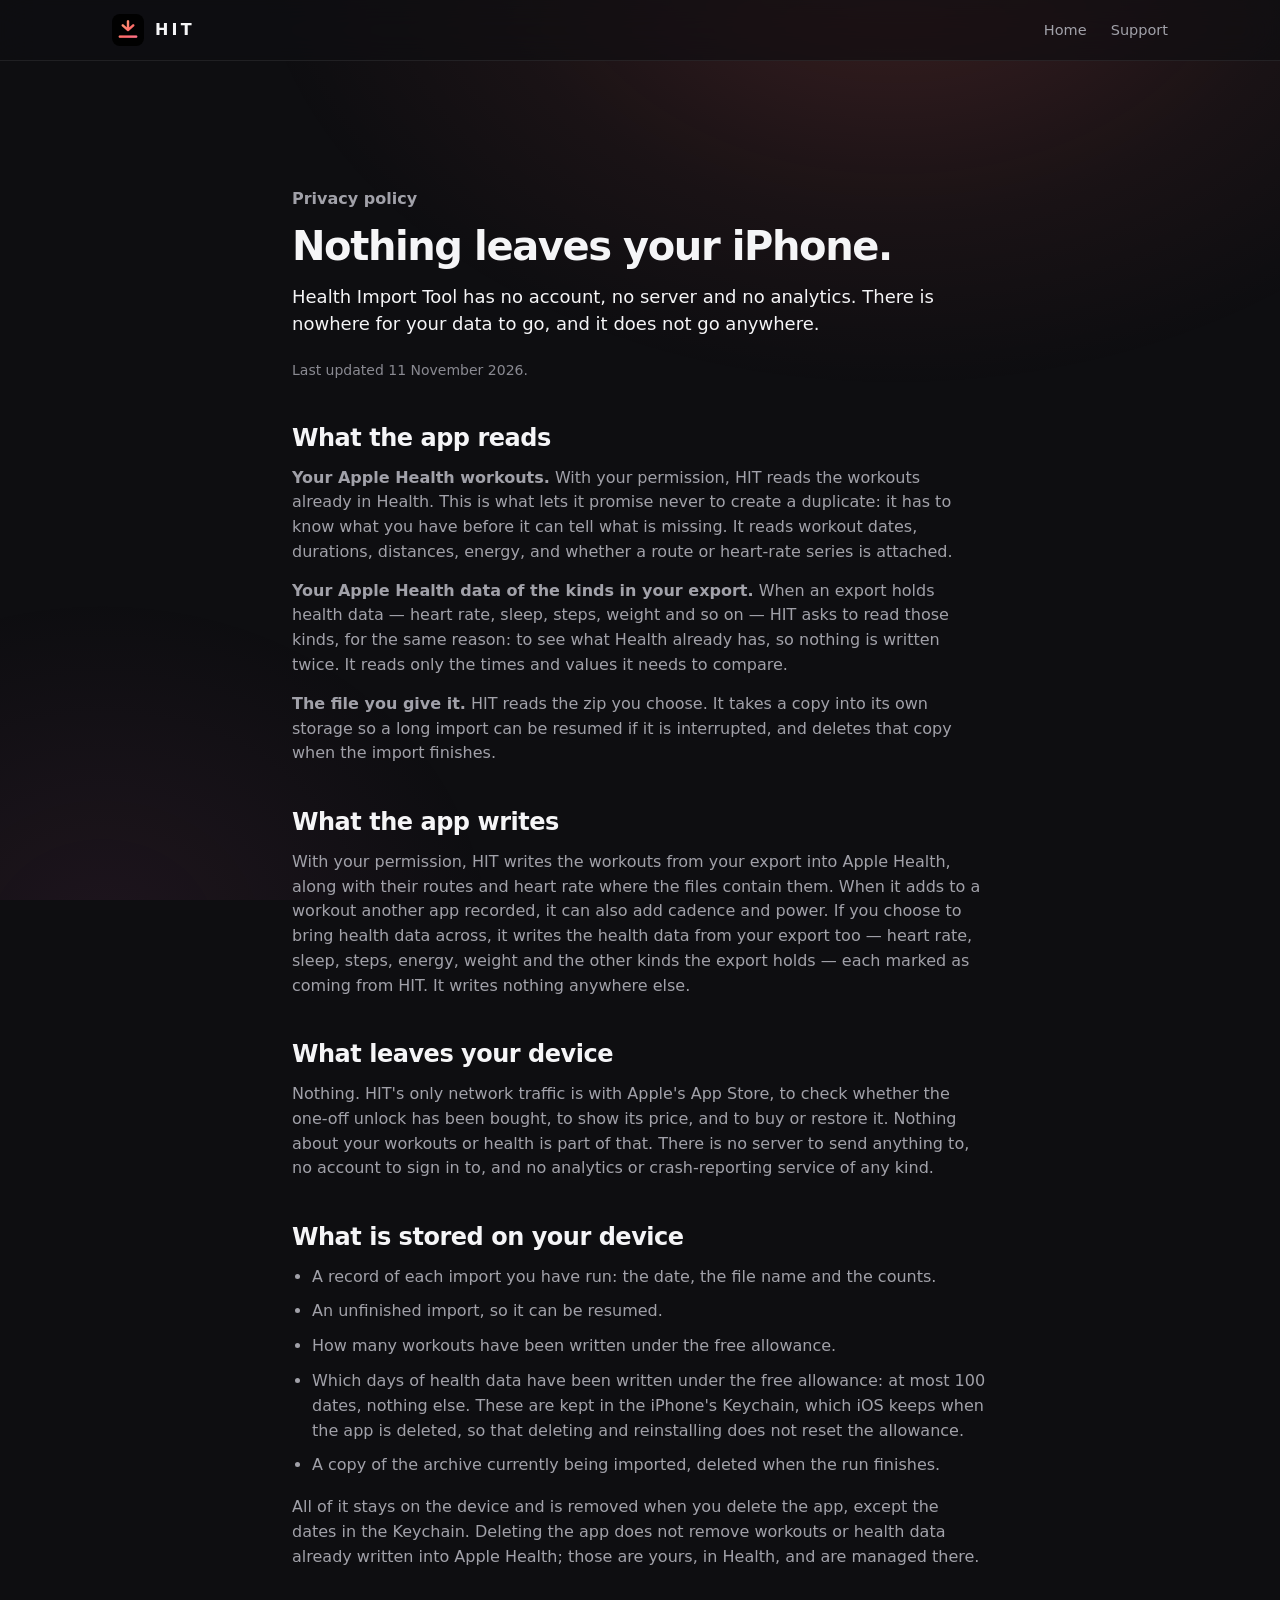
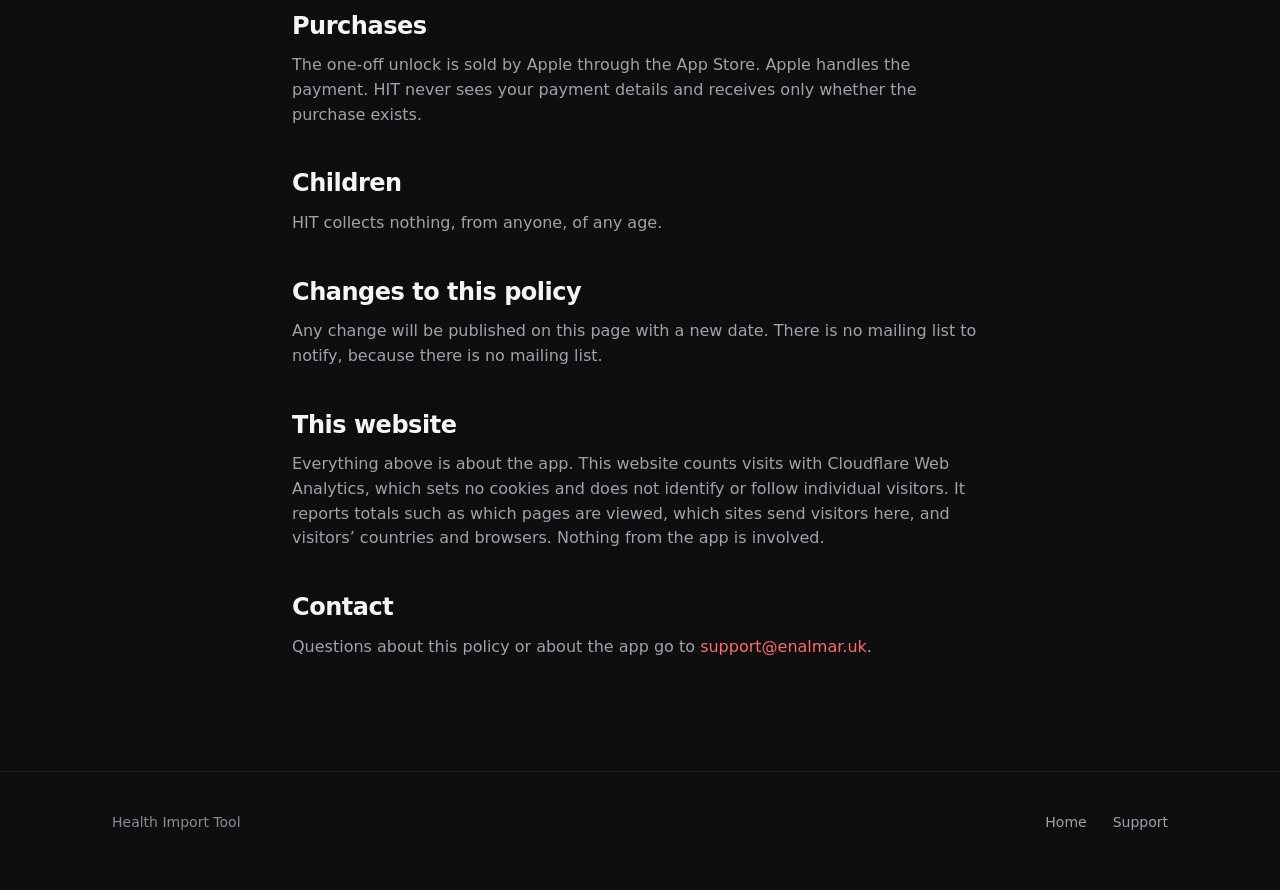
<file: privacy/index.html>
<!doctype html>
<html lang="en-GB">
<head>
<meta charset="utf-8">
<meta name="viewport" content="width=device-width,initial-scale=1">
<title>Privacy policy · Health Import Tool</title>
<meta name="description" content="Health Import Tool has no account, no server and no analytics. Nothing about your workouts or health data leaves your iPhone.">
<link rel="canonical" href="https://hit.enalmar.uk/privacy/">
<meta name="color-scheme" content="dark">
<meta name="theme-color" content="#0E0E11">
<link rel="icon" href="../assets/favicon-32.png" sizes="32x32">
<link rel="apple-touch-icon" href="../assets/apple-touch-icon.png">
<link rel="stylesheet" href="../assets/site.css">
</head>
<body>

<header class="site">
  <div class="wrap">
    <div class="bar">
      <a class="brand" href="../" style="color:inherit">
        <img src="../assets/icon-1024.png" alt="" width="36" height="36">
        <span>HIT</span>
      </a>
      <nav><a href="../">Home</a><a href="../support/">Support</a></nav>
    </div>
  </div>
</header>

<section class="prose">
  <div class="wrap narrow">
    <p class="eyebrow">Privacy policy</p>
    <h1 style="font-size:clamp(28px,4.4vw,40px);font-weight:700">Nothing leaves your iPhone.</h1>
    <p class="lead">Health Import Tool has no account, no server and no analytics. There is
      nowhere for your data to go, and it does not go anywhere.</p>
    <p style="color:var(--text-3);font-size:14px;margin-top:22px">Last updated 11 November 2026.</p>

    <h2>What the app reads</h2>
    <p><strong>Your Apple Health workouts.</strong> With your permission, HIT reads the workouts
      already in Health. This is what lets it promise never to create a duplicate: it has to
      know what you have before it can tell what is missing. It reads workout dates, durations,
      distances, energy, and whether a route or heart-rate series is attached.</p>
    <p><strong>Your Apple Health data of the kinds in your export.</strong> When an export holds
      health data — heart rate, sleep, steps, weight and so on — HIT asks to read those kinds,
      for the same reason: to see what Health already has, so nothing is written twice. It
      reads only the times and values it needs to compare.</p>
    <p><strong>The file you give it.</strong> HIT reads the zip you choose. It takes a copy into
      its own storage so a long import can be resumed if it is interrupted, and deletes that
      copy when the import finishes.</p>

    <h2>What the app writes</h2>
    <p>With your permission, HIT writes the workouts from your export into Apple Health, along
      with their routes and heart rate where the files contain them. When it adds to a workout
      another app recorded, it can also add cadence and power. If you choose to bring health data
      across, it writes the health data from your export too — heart rate, sleep, steps, energy,
      weight and the other kinds the export holds — each marked as coming from HIT. It writes
      nothing anywhere else.</p>

    <h2>What leaves your device</h2>
    <p>Nothing. HIT's only network traffic is with Apple's App Store, to check whether the
      one-off unlock has been bought, to show its price, and to buy or restore it. Nothing about
      your workouts or health is part of that. There is no server to send anything to,
      no account to sign in to, and no analytics or crash-reporting service of any kind.</p>

    <h2>What is stored on your device</h2>
    <ul>
      <li>A record of each import you have run: the date, the file name and the counts.</li>
      <li>An unfinished import, so it can be resumed.</li>
      <li>How many workouts have been written under the free allowance.</li>
      <li>Which days of health data have been written under the free allowance: at most 100
        dates, nothing else. These are kept in the iPhone's Keychain, which iOS keeps when the
        app is deleted, so that deleting and reinstalling does not reset the allowance.</li>
      <li>A copy of the archive currently being imported, deleted when the run finishes.</li>
    </ul>
    <p>All of it stays on the device and is removed when you delete the app, except the dates in
      the Keychain. Deleting the app does not remove workouts or health data already written into
      Apple Health; those are yours, in Health,
      and are managed there.</p>

    <h2>Purchases</h2>
    <p>The one-off unlock is sold by Apple through the App Store. Apple handles the payment.
      HIT never sees your payment details and receives only whether the purchase exists.</p>

    <h2>Children</h2>
    <p>HIT collects nothing, from anyone, of any age.</p>

    <h2>Changes to this policy</h2>
    <p>Any change will be published on this page with a new date. There is no mailing list to
      notify, because there is no mailing list.</p>

    <h2>This website</h2>
    <p>Everything above is about the app. This website counts visits with Cloudflare Web Analytics, which sets no cookies and does not identify or follow individual visitors. It reports totals such as which pages are viewed, which sites send visitors here, and visitors’ countries and browsers. Nothing from the app is involved.</p>

    <h2>Contact</h2>
    <p>Questions about this policy or about the app go to
      <a href="mailto:support@enalmar.uk">support@enalmar.uk</a>.</p>
  </div>
</section>

<footer>
  <div class="wrap">
    <div class="row">
      <span>Health Import Tool</span>
      <span class="spacer"></span>
      <a href="../">Home</a>
      <a href="../support/">Support</a>
    </div>
  </div>
</footer>

<!-- Cloudflare Web Analytics --><script type='module' src='https://static.cloudflareinsights.com/beacon.min.js' data-cf-beacon='{"token": "710e3f47636f4e4eb3c5efab6558cbef"}'></script><!-- End Cloudflare Web Analytics -->
</body>
</html>
</file>
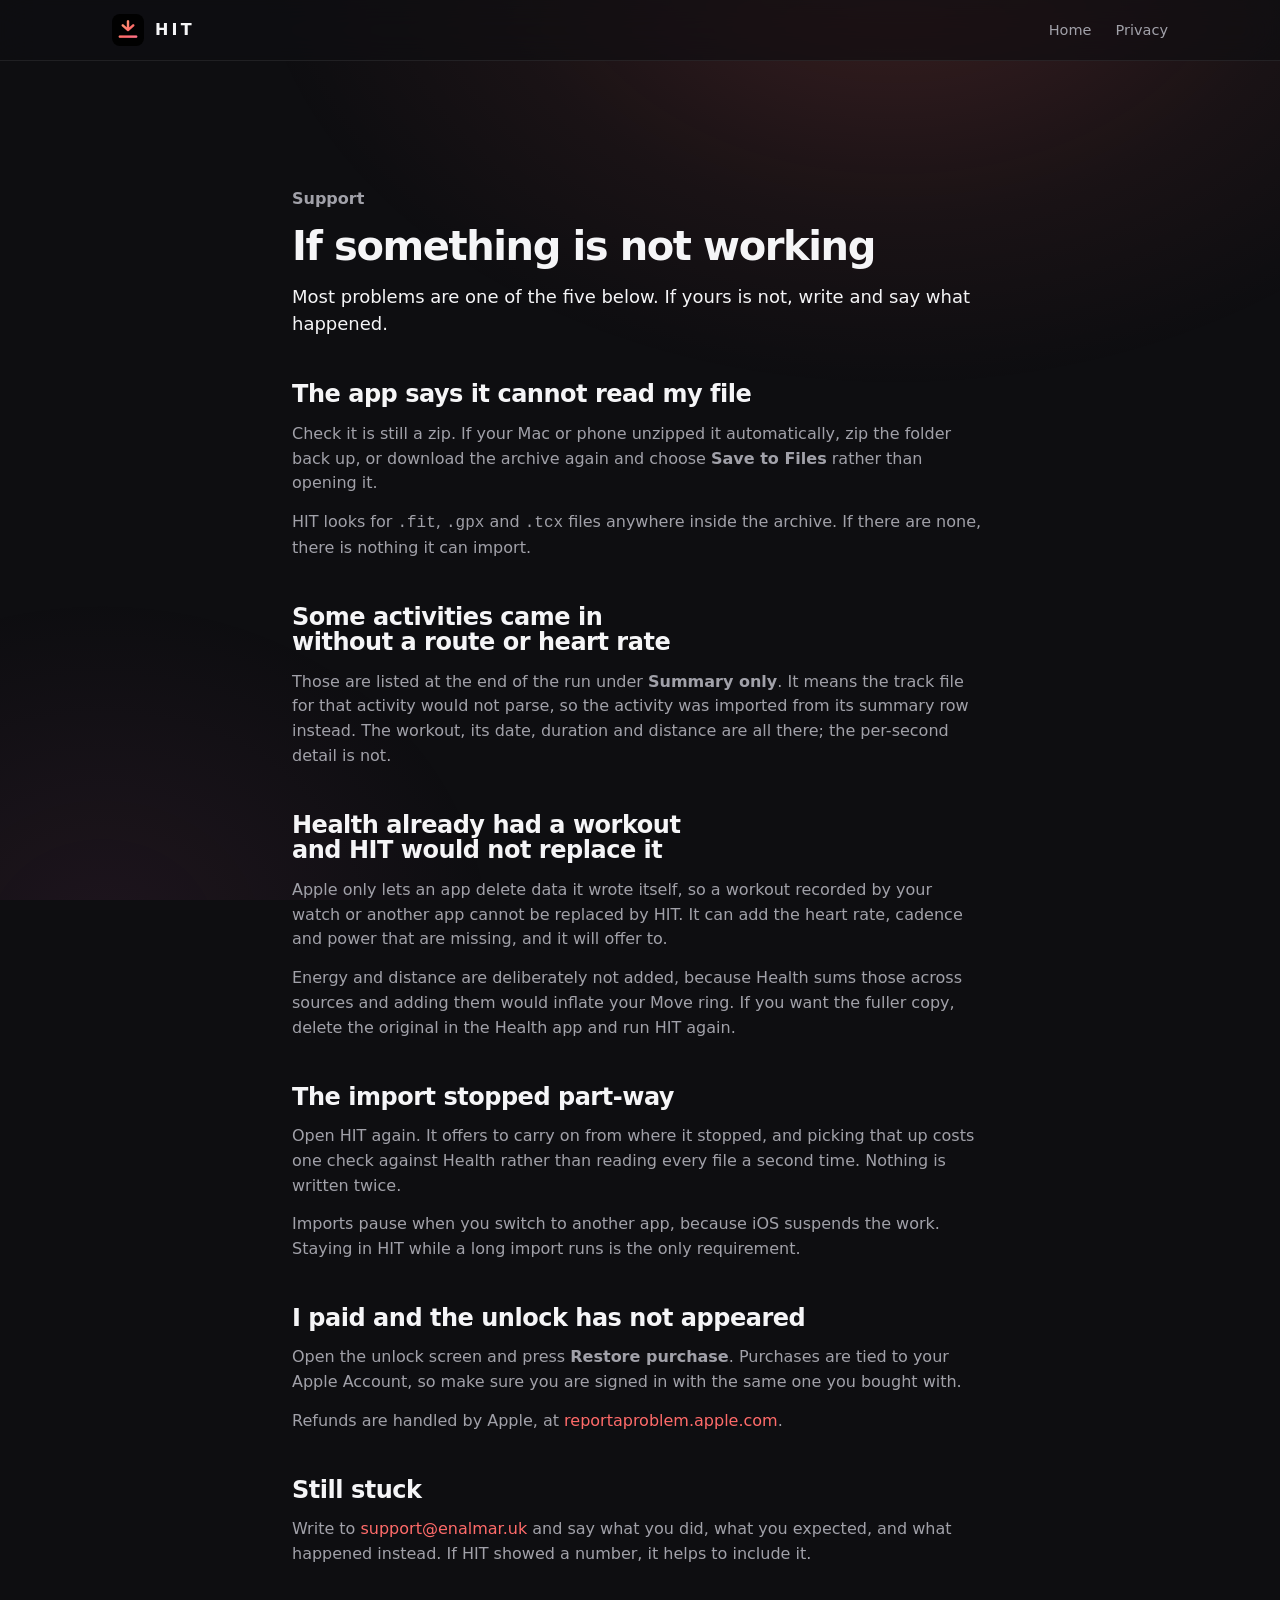
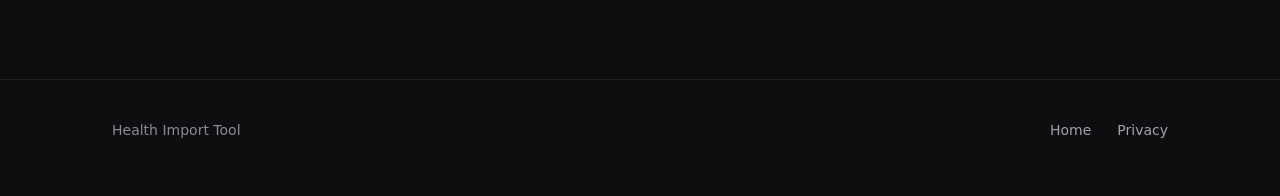
<file: support/index.html>
<!doctype html>
<html lang="en-GB">
<head>
<meta charset="utf-8">
<meta name="viewport" content="width=device-width,initial-scale=1">
<title>Support · Health Import Tool</title>
<meta name="description" content="Help with importing Strava and Garmin exports into Apple Health: getting your data, what HIT can and cannot do, and what to try when something goes wrong.">
<link rel="canonical" href="https://hit.enalmar.uk/support/">
<meta name="color-scheme" content="dark">
<meta name="theme-color" content="#0E0E11">
<link rel="icon" href="../assets/favicon-32.png" sizes="32x32">
<link rel="apple-touch-icon" href="../assets/apple-touch-icon.png">
<link rel="stylesheet" href="../assets/site.css">
</head>
<body>

<header class="site">
  <div class="wrap">
    <div class="bar">
      <a class="brand" href="../" style="color:inherit">
        <img src="../assets/icon-1024.png" alt="" width="36" height="36">
        <span>HIT</span>
      </a>
      <nav><a href="../">Home</a><a href="../privacy/">Privacy</a></nav>
    </div>
  </div>
</header>

<section class="prose">
  <div class="wrap narrow">
    <p class="eyebrow">Support</p>
    <h1 style="font-size:clamp(28px,4.4vw,40px);font-weight:700">If something is not working</h1>
    <p class="lead">Most problems are one of the five below. If yours is not, write and say what
      happened.</p>

    <h2>The app says it cannot read my file</h2>
    <p>Check it is still a zip. If your Mac or phone unzipped it automatically, zip the folder
      back up, or download the archive again and choose <strong>Save to Files</strong> rather
      than opening it.</p>
    <p>HIT looks for <code>.fit</code>, <code>.gpx</code> and <code>.tcx</code> files anywhere
      inside the archive. If there are none, there is nothing it can import.</p>

    <h2>Some activities came in without a route or heart rate</h2>
    <p>Those are listed at the end of the run under <strong>Summary only</strong>. It means the
      track file for that activity would not parse, so the activity was imported from its
      summary row instead. The workout, its date, duration and distance are all there; the
      per-second detail is not.</p>

    <h2>Health already had a workout and HIT would not replace it</h2>
    <p>Apple only lets an app delete data it wrote itself, so a workout recorded by your watch
      or another app cannot be replaced by HIT. It can add the heart rate, cadence and power
      that are missing, and it will offer to.</p>
    <p>Energy and distance are deliberately not added, because Health sums those across sources
      and adding them would inflate your Move ring. If you want the fuller copy, delete the
      original in the Health app and run HIT again.</p>

    <h2>The import stopped part-way</h2>
    <p>Open HIT again. It offers to carry on from where it stopped, and picking that up costs
      one check against Health rather than reading every file a second time. Nothing is written
      twice.</p>
    <p>Imports pause when you switch to another app, because iOS suspends the work. Staying in
      HIT while a long import runs is the only requirement.</p>

    <h2>I paid and the unlock has not appeared</h2>
    <p>Open the unlock screen and press <strong>Restore purchase</strong>. Purchases are tied to
      your Apple Account, so make sure you are signed in with the same one you bought with.</p>
    <p>Refunds are handled by Apple, at
      <a href="https://reportaproblem.apple.com" rel="noopener">reportaproblem.apple.com</a>.</p>

    <h2>Still stuck</h2>
    <p>Write to <a href="mailto:support@enalmar.uk">support@enalmar.uk</a> and say
      what you did, what you expected, and what happened instead. If HIT showed a number, it
      helps to include it.</p>
  </div>
</section>

<footer>
  <div class="wrap">
    <div class="row">
      <span>Health Import Tool</span>
      <span class="spacer"></span>
      <a href="../">Home</a>
      <a href="../privacy/">Privacy</a>
    </div>
  </div>
</footer>

<!-- Cloudflare Web Analytics --><script type='module' src='https://static.cloudflareinsights.com/beacon.min.js' data-cf-beacon='{"token": "710e3f47636f4e4eb3c5efab6558cbef"}'></script><!-- End Cloudflare Web Analytics -->
</body>
</html>
</file>
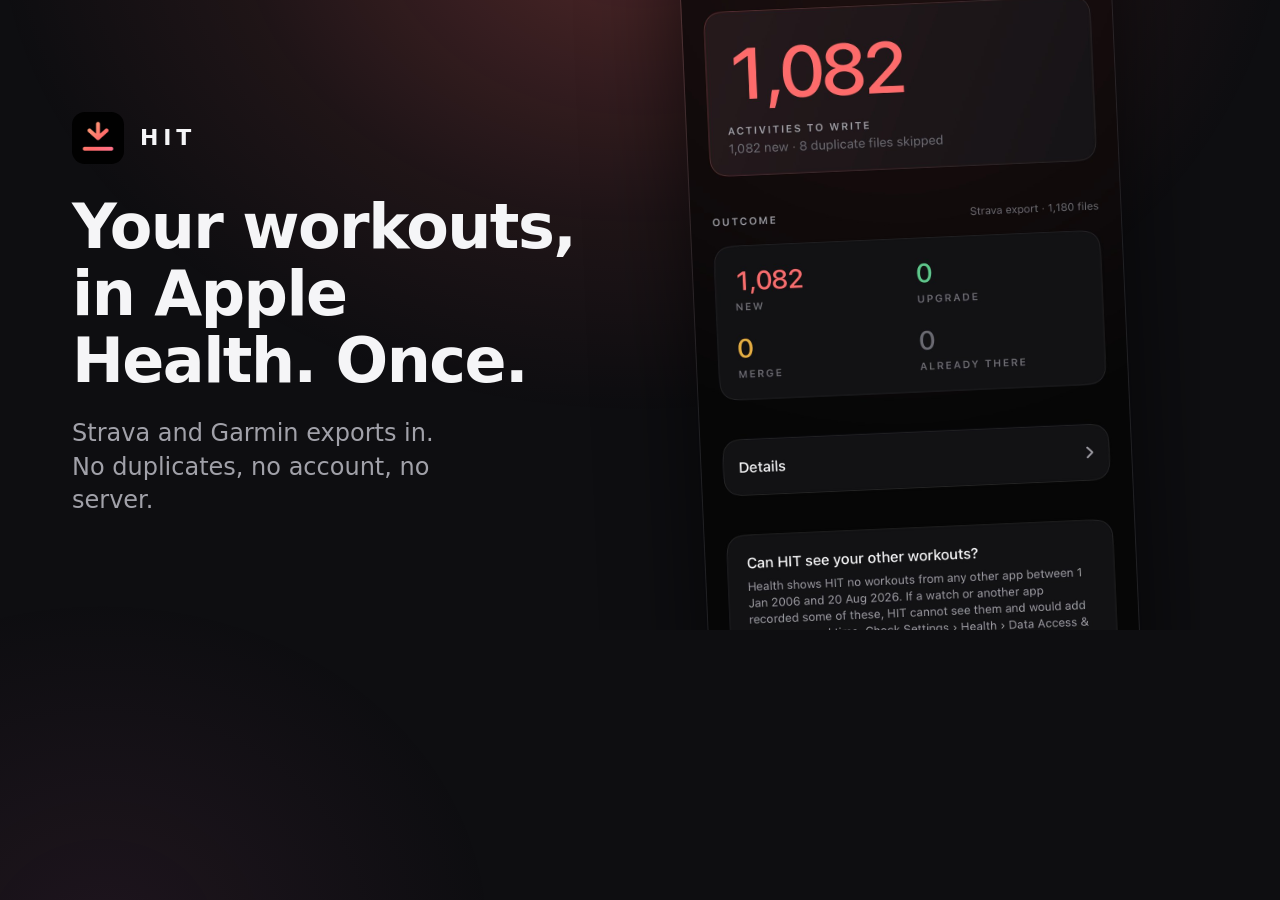
<file: tools/og-source.html>
<!-- Source for assets/og.png, the social sharing card. Not part of the site.
     Regenerate after a redesign:
       python3 -m http.server 8765
       "/Applications/Google Chrome.app/Contents/MacOS/Google Chrome" --headless \
         --screenshot=assets/og.png --window-size=1200,630 \
         --force-device-scale-factor=1 --virtual-time-budget=3000 \
         http://localhost:8765/tools/og-source.html -->
<!doctype html><html><head><meta charset="utf-8">
<link rel="stylesheet" href="../assets/site.css">
<style>
html,body{margin:0;width:1200px;height:630px;overflow:hidden}
body::before{background:radial-gradient(900px 700px at 50% -10%,rgba(255,107,106,.28),rgba(255,107,106,.07) 45%,transparent 72%)}
.og{position:relative;z-index:1;height:630px;display:grid;grid-template-columns:1.15fr .85fr;
    align-items:center;gap:40px;padding:0 72px}
.og h1{font-size:62px;font-weight:700;letter-spacing:-.025em;line-height:1.08;max-width:12ch}
.og p{margin-top:22px;font-size:24px;color:var(--text-2);max-width:26ch;line-height:1.4}
.og .mark{display:flex;align-items:center;gap:16px;margin-bottom:30px}
.og .mark img{width:52px;height:52px;border-radius:13px}
.og .mark span{font-size:22px;font-weight:700;letter-spacing:.22em}
.og .shot{border-radius:30px;overflow:hidden;border:1px solid var(--line);
          box-shadow:0 30px 90px rgba(0,0,0,.6);transform:translateY(46px) rotate(-2.5deg)}
</style></head><body>
<div class="og">
  <div>
    <div class="mark">
      <img src="../assets/icon-1024.png" alt="">
      <span>HIT</span>
    </div>
    <h1>Your workouts, in Apple Health. Once.</h1>
    <p>Strava and Garmin exports in. No duplicates, no account, no server.</p>
  </div>
  <div class="shot">
    <img src="../screenshots/hit-plan.jpg" width="480" alt="">
  </div>
</div>
</body></html>
</file>
<file: assets/site.css>
/* Health Import Tool site styles.
   The palette, the radial lift and the type scale are the app's own, so the
   page and the product look like one thing. */
:root{
  --ground:#0E0E11; --card:#16161A; --raised:#202026; --line:rgba(255,255,255,.08);
  --line-2:rgba(255,255,255,.14);
  --text:#F5F5F7; --text-2:#A1A1A9; --text-3:#8A8A92;
  --signal:#FF6B6A; --warm:#FFA36B; --good:#5FD39C; --warn:#F5B942;
  --strava:#FC4C02;
  --gutter:clamp(16px,5vw,32px); --radius:20px;
  --sans:-apple-system,BlinkMacSystemFont,"SF Pro Text","Segoe UI",system-ui,sans-serif;
  --display:-apple-system,BlinkMacSystemFont,"SF Pro Display","Segoe UI",system-ui,sans-serif;
  /* One overlay scale for the whole site. */
  --z-header:10;
}
*{box-sizing:border-box}
html{-webkit-text-size-adjust:100%;scroll-behavior:smooth;scroll-padding-top:72px}
@media(prefers-reduced-motion:reduce){html{scroll-behavior:auto}}
body{
  margin:0;background:var(--ground);color:var(--text);font-family:var(--sans);
  font-size:17px;line-height:1.55;-webkit-font-smoothing:antialiased;overflow-x:hidden;
}
/* The warm lift at the top and a cold counterweight at the foot, as the app
   draws them. Fixed, so a long scroll keeps its centre of gravity. */
body::before,body::after{content:"";position:fixed;inset:0;pointer-events:none;z-index:0}
body::before{background:radial-gradient(900px 640px at 70% -8%,rgba(255,107,106,.20),rgba(255,107,106,.05) 45%,transparent 72%)}
body::after{background:radial-gradient(560px 480px at 8% 104%,rgba(176,84,143,.10),transparent 70%)}
.wrap{position:relative;z-index:1;max-width:1120px;margin:0 auto;padding:0 var(--gutter)}
.wrap.wide{max-width:1240px}
.narrow{max-width:760px}
a{color:var(--signal);text-decoration:none}
a:hover{text-decoration:underline;text-underline-offset:3px}
a:focus-visible{outline:2px solid var(--signal);outline-offset:3px;border-radius:6px}
img{max-width:100%;height:auto;display:block}
h1,h2,h3{line-height:1.12;letter-spacing:-.02em;margin:0;font-family:var(--display)}
p{margin:0}
figure{margin:0}
.num{font-variant-numeric:tabular-nums}
/* Kept for the privacy and support pages, which still label their one heading. */
.eyebrow{font-size:13px;font-weight:600;color:var(--text-3);margin:0 0 12px}

/* ───────────────────────────── Header ───────────────────────────── */
/* Sticky and translucent, so the App Store link is always one tap away. */
header.site{position:sticky;top:0;z-index:var(--z-header);
  background:rgba(14,14,17,.72);border-bottom:1px solid var(--line);
  -webkit-backdrop-filter:saturate(1.6) blur(18px);backdrop-filter:saturate(1.6) blur(18px)}
@supports not ((backdrop-filter:blur(1px)) or (-webkit-backdrop-filter:blur(1px))){
  header.site{background:rgba(14,14,17,.96)}}
.bar{display:flex;align-items:center;gap:16px;height:60px}
.brand{display:flex;align-items:center;gap:11px;color:var(--text)}
.brand:hover{text-decoration:none}
.brand img{width:32px;height:32px;border-radius:8px}
.brand span{font-size:16px;font-weight:700;letter-spacing:.2em}
.bar nav{margin-left:auto;display:flex;gap:24px;font-size:14.5px}
.bar nav a{color:var(--text-2);transition:color 150ms ease}
.bar nav a:hover{color:var(--text);text-decoration:none}
.store-mini{display:block;border-radius:8px}
.store-mini img{height:36px;width:auto}
.store-mini:hover{text-decoration:none}
@media(max-width:820px){.bar nav{display:none}.store-mini{margin-left:auto}}

/* ───────────────────────────── Devices ──────────────────────────── */
/* Every screen capture on the site sits in this frame. The capture is a
   native 1320x2868 iPhone screen; the frame adds a titanium edge, the
   bezel, the Dynamic Island and the side buttons, all sized relative to
   the phone's width so one rule works at every size. Simulator captures
   only sometimes include the island, so it is always drawn.
   The bezel is the screen's margin, not the frame's padding: a percentage
   margin on the screen is a share of the phone's own width, where padding
   on the frame would be a share of whatever the phone sits in. */
.device{display:flow-root;position:relative;isolation:isolate;padding:0;
  border-radius:15.8% / 7.3%;
  background:linear-gradient(#3A3A40,#26262B);
  box-shadow:
    inset 0 0 0 1px rgba(255,255,255,.16),
    inset 0 0 0 3.5px #0A0A0B,
    0 2px 4px rgba(0,0,0,.25),
    0 22px 44px -16px rgba(0,0,0,.6),
    0 60px 100px -40px rgba(0,0,0,.55)}
.device .screen{position:relative;overflow:hidden;background:#000;margin:3.6%;
  border-radius:12.6% / 5.8%;aspect-ratio:1320/2868}
.device .screen img{width:100%;height:100%;object-fit:cover}
/* Dynamic Island: 126 x 37 points on a 440-point screen, 11 points down. */
.device .screen::after{content:"";position:absolute;z-index:1;left:50%;top:1.15%;
  width:28.6%;aspect-ratio:126/37;transform:translateX(-50%);
  background:#000;border-radius:999px}
/* Action button and volume on the left, side button on the right. */
.device::before,.device::after{content:"";position:absolute;z-index:-1;width:1.4%;
  background:#2C2C31;border-radius:2px}
.device::before{left:-1.1%;top:17%;height:24.5%;background:linear-gradient(
  #2C2C31 0 18.4%,transparent 18.4% 32.7%,#2C2C31 32.7% 63.3%,
  transparent 63.3% 69.4%,#2C2C31 69.4%)}
.device::after{right:-1.1%;top:27%;height:11%}

/* ───────────────────────────── Hero ─────────────────────────────── */
.hero{padding:clamp(40px,8vw,96px) 0 clamp(36px,6vw,64px)}
.hero-grid{display:grid;grid-template-columns:1fr;gap:clamp(40px,6vw,64px);align-items:center}
@media(min-width:920px){.hero-grid{grid-template-columns:1fr 1fr}}
.hero h1{font-size:clamp(42px,7.2vw,80px);font-weight:700;letter-spacing:-.04em;
  line-height:1.02;max-width:11ch;text-wrap:balance}
.hero .lede{margin-top:24px;font-size:clamp(17px,2vw,20px);line-height:1.5;
  color:var(--text-2);max-width:44ch}
.cta-row{display:flex;flex-wrap:wrap;align-items:center;gap:16px 22px;margin-top:32px}
.store{display:inline-block;border-radius:12px;transition:transform 150ms ease}
.store img{height:54px;width:auto}
.store:hover{text-decoration:none}
.store:active{transform:translateY(1px)}
.store:focus-visible,.store-mini:focus-visible{outline:2px solid var(--text);outline-offset:3px}
.price-line{color:var(--text-3);font-size:14px;line-height:1.45}

/* Two phones: the result in HIT in front, Fitness behind it. */
.hero-devices{position:relative;width:min(100%,360px);margin:0 auto;
  aspect-ratio:460/600}
@media(min-width:920px){.hero-devices{width:min(100%,520px)}}
.hero-devices .device{position:absolute;width:58%}
.hero-devices .front{left:4%;top:4%;z-index:2}
.hero-devices .back{right:0;top:0;width:52%;transform:rotate(5deg) translateY(10%);
  opacity:.92;filter:saturate(.9)}

.sources{margin-top:clamp(40px,6vw,72px);padding-top:28px;border-top:1px solid var(--line);
  display:flex;flex-wrap:wrap;align-items:center;gap:14px 32px}
.sources > p{color:var(--text-3);font-size:14px}
.logo-row{list-style:none;margin:0;padding:0;display:flex;flex-wrap:wrap;align-items:center;
  gap:18px 34px}
.logo-row li{display:flex;align-items:center;color:#C9C9CF}
.logo{display:block;width:auto;fill:currentColor;opacity:.85}
img.logo{opacity:.8}
.logo.strava{height:26px;color:var(--strava);opacity:1}
.logo.garmin{height:24px}
.logo.wahoo{height:18px}
.logo.coros{height:17px}
.logo.suunto{height:20px}
.logo.polar{height:17px}
.logo.zwift{height:22px}
.logo-row li.google{gap:8px;font-family:var(--display);font-size:15px;font-weight:600;letter-spacing:-.01em;color:#C9C9CF}
.logo.googlefit{height:20px;width:24px}
.logo-row .files{color:var(--text-3);font-size:14px}

/* ───────────────────────────── Sections ─────────────────────────── */
section{padding:clamp(56px,9vw,112px) 0;position:relative;z-index:1}
section h2{font-size:clamp(30px,4.4vw,48px);font-weight:700;letter-spacing:-.035em;
  line-height:1.06;max-width:18ch;text-wrap:balance}
p.intro{margin-top:18px;color:var(--text-2);max-width:58ch;font-size:clamp(16px,1.6vw,18px)}

/* ───────────────────────────── Flow ─────────────────────────────── */
.flow-section{border-top:1px solid var(--line)}
.flow{list-style:none;margin:clamp(40px,6vw,64px) 0 0;padding:0;display:grid;gap:56px;
  grid-template-columns:1fr;counter-reset:none}
.stage{display:grid;gap:28px;align-content:start}
.visual{display:grid;place-items:center;min-height:0;order:2}
.visual .device.sm{width:min(62%,240px)}
.stage-text{position:relative;max-width:36ch}
.stage h3{font-size:20px;font-weight:650;margin-top:14px}
.stage p{margin-top:8px;color:var(--text-2);font-size:15.5px}
.n{display:inline-grid;place-items:center;width:34px;height:34px;border-radius:50%;
  background:var(--raised);border:1px solid var(--line-2);color:var(--text);
  font-size:15px;font-weight:700;font-variant-numeric:tabular-nums;position:relative;z-index:1;
  transition:background-color 300ms ease-out,border-color 300ms ease-out,color 300ms ease-out}

@media(min-width:1000px){
  .flow{grid-template-columns:repeat(4,1fr);gap:0 28px;position:relative}
  .stage{grid-template-rows:440px auto;gap:32px}
  .visual{align-items:end;order:0}
  .visual .device.sm{width:min(86%,204px)}
  /* The track runs through the four numbers. It fills once, left to right. */
  .flow::before,.flow::after{content:"";position:absolute;left:17px;right:calc(25% - 17px);
    top:calc(440px + 32px + 17px);height:2px;border-radius:2px}
  .flow::before{background:var(--line-2)}
  .flow::after{background:linear-gradient(90deg,var(--warm),var(--signal));
    transform-origin:left center}
}

/* The browser window in step 1: a real browser downloading the zip. Light,
   like the desktop it happens on, so it reads as a different place from
   the phones that follow. */
.browser{width:100%;max-width:300px;border-radius:12px;overflow:hidden;
  background:#F4F4F6;color:#1C1C1F;text-align:left;
  box-shadow:inset 0 0 0 1px rgba(255,255,255,.4),0 2px 4px rgba(0,0,0,.25),
    0 22px 44px -16px rgba(0,0,0,.6)}
.browser-bar{display:flex;align-items:center;gap:6px;height:34px;padding:0 12px;
  background:#E3E3E7;border-bottom:1px solid #D2D2D7}
.browser-bar i{width:10px;height:10px;border-radius:50%;background:#FF5F57}
.browser-bar i:nth-child(2){background:#FEBC2E}
.browser-bar i:nth-child(3){background:#28C840}
.browser-bar span{flex:1;margin-left:10px;height:20px;border-radius:6px;background:#F4F4F6;
  font-size:11px;line-height:20px;text-align:center;color:#6E6E76}
.browser-body{padding:14px;display:grid;gap:8px}
.src{display:flex;align-items:center;gap:11px;padding:9px 10px;border-radius:10px;
  background:#fff;box-shadow:0 0 0 1px rgba(0,0,0,.06)}
.src-text{display:grid;font-size:11.5px;line-height:1.3;color:#6E6E76}
.src-text b{font-size:13px;color:#1C1C1F;font-weight:600}
.download{display:flex;align-items:center;gap:11px;margin-top:6px;padding:10px;
  border-radius:10px;background:#1C1C1F;color:#F5F5F7}
.zip{width:24px;height:30px;border-radius:4px;flex:none;position:relative;
  background:#F5B942}
.zip::before{content:"";position:absolute;left:50%;top:3px;bottom:10px;width:4px;
  transform:translateX(-50%);
  background:repeating-linear-gradient(#1C1C1F 0 2px,transparent 2px 4px)}
.zip::after{content:"";position:absolute;left:50%;bottom:5px;width:8px;height:5px;
  transform:translateX(-50%);border-radius:1px;background:#1C1C1F}
.dl-name{display:grid;font-size:12.5px;font-weight:600;line-height:1.3}
.dl-name small{font-size:11px;font-weight:400;color:#A1A1A9}

/* Brand tiles, used in the browser window and on the export guides. */
.tile{flex:none;display:inline-grid;place-items:center;width:34px;height:34px;
  border-radius:9px}
.tile svg{display:block;fill:#fff}
.strava-tile{background:var(--strava)}
.strava-tile svg{height:20px;width:auto}
.garmin-tile{background:#000;width:auto;padding:0 9px}
.garmin-tile svg{width:46px;height:auto}
.google-tile{background:#fff}
.google-tile svg{width:20px;height:17px;fill:#3C4043}
/* In the browser rows every tile gets the same slot, so the names line up. */
.src .tile{width:60px;padding:0}
.file-tile{background:#E3E3E7;color:#1C1C1F;font-size:10px;font-weight:800;letter-spacing:.02em}

/* ───────────────────────────── Closer look ──────────────────────── */
.closer{padding-top:clamp(40px,6vw,72px)}
.band{display:grid;gap:clamp(28px,5vw,72px);align-items:center;grid-template-columns:1fr;
  margin-top:clamp(40px,6vw,80px)}
.band .device{width:min(72%,290px);margin:0 auto}
@media(min-width:860px){
  .band{grid-template-columns:1fr 1fr}
  .band .device{margin:0 0 0 auto;margin-right:clamp(0px,4vw,48px)}
  .band.flip .device{order:2;margin:0 auto 0 clamp(0px,4vw,48px)}
  .band.flip .band-text{justify-self:end}
}
.band h3{font-size:clamp(22px,2.6vw,30px);font-weight:700;letter-spacing:-.025em;max-width:18ch}
.band p{margin-top:14px;color:var(--text-2);max-width:44ch}
.band-text{max-width:460px}

/* ───────────────────────────── Duplicates ───────────────────────── */
.split{display:grid;gap:40px;grid-template-columns:1fr}
@media(min-width:900px){.split{grid-template-columns:.95fr 1.05fr;gap:72px;align-items:start}
  .split-lead{position:sticky;top:110px}}
.claim{margin-top:28px;font-family:var(--display);font-size:clamp(20px,2.2vw,24px);
  font-weight:600;line-height:1.3;letter-spacing:-.015em;color:var(--good);max-width:22ch}
.cases{margin:0;display:grid;gap:0;border-top:1px solid var(--line)}
.cases > div{padding:24px 0;border-bottom:1px solid var(--line)}
.cases dt{font-family:var(--display);font-size:19px;font-weight:650;letter-spacing:-.01em}
.cases dd{margin:8px 0 0;color:var(--text-2);font-size:15.5px;max-width:52ch}

/* ───────────────────────────── Limits ───────────────────────────── */
/* What comes across: one table, three exports. The dots are the only colour. */
.sr{position:absolute;width:1px;height:1px;overflow:hidden;clip:rect(0 0 0 0);white-space:nowrap}
.carry{margin-top:40px;overflow-x:auto;border:1px solid var(--line);border-radius:var(--radius);background:var(--card)}
.carry table{width:100%;border-collapse:collapse;min-width:520px;font-size:15px}
.carry th,.carry td{padding:13px 16px;text-align:center;border-bottom:1px solid var(--line)}
.carry tbody tr:last-child th,.carry tbody tr:last-child td{border-bottom:0}
.carry tbody th{text-align:left;font-weight:500;color:var(--text);width:44%}
.carry tbody th small{display:block;margin-top:3px;color:var(--text-3);font-size:13px;font-weight:400}
.carry thead th{vertical-align:bottom;padding-top:22px;font-weight:600;font-size:15px}
.carry thead small{display:block;margin-top:4px;color:var(--text-3);font-size:12px;font-weight:400}
.col-logo.garmin{width:84px;height:23px;fill:currentColor;display:block;margin:0 auto 4px}
.col-mark{display:inline-flex;align-items:center;gap:7px;font-family:var(--display);font-size:17px;letter-spacing:-.01em}
.col-mark svg{width:20px;height:17px;fill:currentColor}
.col-mark.het{font-weight:750;letter-spacing:.02em}
.carry .yes{color:var(--good);font-size:13px}
.carry .no{color:var(--text-3)}
.carry .part{color:var(--text-2);font-size:13px}
.behind-row{margin-top:48px;display:grid;gap:32px;align-items:center;grid-template-columns:1fr}
.behind-row .device{width:min(100%,260px);margin:0 auto}
@media(min-width:860px){.behind-row{grid-template-columns:260px 1fr;gap:56px}.behind-row .device{margin:0}}
.behind{max-width:68ch}
.behind h3{font-size:17px;font-weight:650}
.behind ul{list-style:none;padding:0;margin:14px 0 0;display:grid;gap:12px}
.behind li{color:var(--text-2);font-size:15px;padding-left:18px;position:relative}
.behind li::before{content:"";position:absolute;left:0;top:.62em;width:8px;height:2px;border-radius:2px;background:var(--text-3)}
.behind li b{color:var(--text);font-weight:600}
.behind p{margin-top:16px;color:var(--text-3);font-size:14px}

.limits-section{background:rgba(255,255,255,.015);border-block:1px solid var(--line)}
.limits{list-style:none;padding:0;margin:40px 0 0;display:grid;gap:16px;grid-template-columns:1fr}
@media(min-width:860px){.limits{grid-template-columns:repeat(3,1fr)}}
.limits li{padding:24px;border-radius:var(--radius);background:var(--card);
  border:1px solid var(--line)}
.limits h3{font-size:17px;font-weight:650}
.limits h3::before{content:"";display:block;width:18px;height:2px;border-radius:2px;
  background:var(--warn);margin-bottom:16px}
.limits p{margin-top:10px;color:var(--text-2);font-size:15px}

/* ───────────────────────────── Export guides ────────────────────── */
.guides{display:grid;gap:16px;margin-top:40px;grid-template-columns:1fr}
@media(min-width:760px){.guides{grid-template-columns:repeat(2,1fr)}}
.guide{background:var(--card);border:1px solid var(--line);border-radius:var(--radius);
  padding:clamp(24px,3vw,30px);display:flex;flex-direction:column}
.guide h3{font-size:19px;font-weight:650;display:flex;align-items:center;gap:12px}
.guide .file-tile{background:var(--raised);color:var(--text)}
/* Numbered, because they are steps taken elsewhere. The number is
   positioned, not laid out: a flex or grid <li> would turn each inline
   <strong> and <code> into its own column. */
.guide ol{margin:22px 0 0;padding-left:0;list-style:none;counter-reset:s;display:grid;gap:14px}
.guide li{counter-increment:s;position:relative;padding-left:30px;
  color:var(--text-2);font-size:15px}
.guide li::before{content:counter(s);position:absolute;left:0;top:1px;width:20px;height:20px;
  border-radius:50%;background:var(--raised);color:var(--text);text-align:center;
  font-weight:700;font-size:11.5px;line-height:20px;font-variant-numeric:tabular-nums}
.guide li strong{color:var(--text);font-weight:600}
.guide code{background:var(--raised);border-radius:5px;padding:1px 6px;font-size:.9em}
.guide .note{margin-top:auto;padding-top:20px;color:var(--text-3);font-size:14px}
.guide ol + .note{margin-top:22px;border-top:1px solid var(--line)}
.guide .cta{display:inline-block;margin-top:16px;font-weight:600;font-size:15px}

/* ───────────────────────────── Privacy + price ──────────────────── */
.pair-grid{display:grid;gap:16px;grid-template-columns:1fr}
@media(min-width:900px){.pair-grid{grid-template-columns:1fr 1fr}}
.panel{background:var(--card);border:1px solid var(--line);border-radius:28px;
  padding:clamp(28px,4vw,44px);display:flex;flex-direction:column}
.panel h2{font-size:clamp(28px,3.4vw,38px)}
.panel .intro{font-size:16px}
.facts{margin:32px 0 0;display:grid;gap:0;grid-template-columns:1fr}
.facts > div{display:flex;align-items:baseline;gap:16px;padding:14px 0;
  border-top:1px solid var(--line)}
.facts dt{font-family:var(--display);font-size:32px;font-weight:700;line-height:1;
  color:var(--signal);font-variant-numeric:tabular-nums;min-width:28px}
.facts dd{margin:0;color:var(--text-2);font-size:15px}
.panel .more{margin-top:auto;padding-top:24px;font-size:15px;font-weight:600}
.price h2{font-size:clamp(36px,4.6vw,52px)}
.price .store{margin-top:auto;padding-top:28px;align-self:flex-start}
.price .store img{height:50px}

ul.plain{list-style:none;padding:0;margin:24px 0 0;display:grid;gap:12px;max-width:68ch}
ul.plain li{position:relative;padding-left:22px;color:var(--text-2);font-size:15px}
ul.plain li::before{content:"";position:absolute;left:2px;top:8px;width:8px;height:5px;
  border-left:2px solid var(--good);border-bottom:2px solid var(--good);transform:rotate(-45deg)}
ul.plain li strong{color:var(--text);font-weight:600}

/* ───────────────────────────── FAQ ──────────────────────────────── */
.faq-title{margin-bottom:28px}
details.faq{border-top:1px solid var(--line)}
details.faq:last-of-type{border-bottom:1px solid var(--line)}
details.faq summary{cursor:pointer;list-style:none;padding:20px 0;font-size:17px;
  font-weight:600;display:flex;justify-content:space-between;gap:18px;align-items:center;
  transition:color 150ms ease}
details.faq summary:hover{color:#fff}
details.faq summary::-webkit-details-marker{display:none}
details.faq summary:focus-visible{outline:2px solid var(--signal);outline-offset:4px;border-radius:6px}
details.faq summary::after{content:"";flex:none;width:9px;height:9px;margin-right:4px;
  border-right:2px solid var(--text-3);border-bottom:2px solid var(--text-3);
  transform:translateY(-3px) rotate(45deg);transition:transform 200ms ease-out}
details.faq[open] summary::after{transform:translateY(2px) rotate(225deg)}
details.faq p{padding:0 0 22px;color:var(--text-2);font-size:15.5px;max-width:64ch}

/* ───────────────────────────── Footer ───────────────────────────── */
footer{border-top:1px solid var(--line);padding:40px 0 56px;color:var(--text-3);font-size:14px;
  position:relative;z-index:1}
footer .row{display:flex;flex-wrap:wrap;gap:10px 26px;align-items:center}
footer .row a{color:var(--text-2)}
footer .spacer{flex:1 1 auto}
footer .legal{margin-top:18px;max-width:80ch;font-size:13px}

/* ───────────────────────────── Prose pages ──────────────────────── */
.prose h2{margin-top:44px;font-size:24px;letter-spacing:-.02em;max-width:none}
.prose h3{margin-top:28px;font-size:18px}
.prose p,.prose li{color:var(--text-2);font-size:16px}
.prose p{margin-top:14px;max-width:68ch}
.prose ul{margin-top:14px;padding-left:20px;display:grid;gap:10px;max-width:68ch}
.prose .lead{color:var(--text);font-size:18px}
.prose h1{font-size:clamp(34px,5vw,52px);letter-spacing:-.035em}

/* ───────────────────────────── Motion ───────────────────────────── */
/* Everything below is decoration and is switched off wholesale for anyone
   who has asked for less of it. */
@media(prefers-reduced-motion:no-preference){
  .fade{opacity:0;transform:translateY(10px);animation:settle .6s cubic-bezier(.2,.7,.3,1) forwards}
  .fade[data-delay="1"]{animation-delay:.12s}
  .fade[data-delay="2"]{animation-delay:.3s}
  @keyframes settle{to{opacity:1;transform:none}}

  /* Sections lift into place as they are scrolled to. The content is visible
     by default and the script opts *into* hiding it, by putting .js-reveal on
     <html> immediately before it starts observing, so the page reads fully
     with scripting off or broken. */
  .js-reveal .reveal{opacity:0;transform:translateY(18px);
    transition:opacity .6s cubic-bezier(.2,.7,.3,1),transform .6s cubic-bezier(.2,.7,.3,1)}
  .js-reveal .reveal.in{opacity:1;transform:none}
  .js-reveal .reveal[data-delay="1"]{transition-delay:.08s}
  .js-reveal .reveal[data-delay="2"]{transition-delay:.16s}

  /* The flow: the track fills left to right and each number lights as the
     fill reaches it. The one choreographed moment on the page. */
  @media(min-width:1000px){
    .js-reveal .flow::after{transform:scaleX(0);transition:transform 1.4s cubic-bezier(.45,0,.2,1) .35s}
    .js-reveal .flow.in::after{transform:scaleX(1)}
    .js-reveal .flow .stage .n{transition-delay:calc(.35s + var(--i) * .42s)}
  }
}
/* Lit numbers: always lit without the script, lit in sequence with it. */
.flow .stage:nth-child(1){--i:0}.flow .stage:nth-child(2){--i:1}
.flow .stage:nth-child(3){--i:2}.flow .stage:nth-child(4){--i:3}
.flow .n,.js-reveal .flow.in .n{background:var(--signal);border-color:var(--signal);color:#1A0B0B}
.js-reveal .flow:not(.in) .n{background:var(--raised);border-color:var(--line-2);color:var(--text)}

/* ───────────────────────────── Pinned story ─────────────────────── */
/* Switched on by the script, wide screens only. The steps' own phones step
   aside and one pinned phone shows the active step's capture. */
.story-stage{display:none}
@media(min-width:900px){
  .story-on{display:grid;grid-template-columns:1fr 1fr;gap:clamp(40px,6vw,96px);
    margin-top:clamp(24px,4vw,48px)}
  .story-on .story-steps{padding:8vh 0 22vh}
  .story-on .band.reveal{display:flex;align-items:center;min-height:72vh;margin:0;
    opacity:.32;transform:none;transition:opacity 300ms ease-out}
  .story-on .band.reveal.active{opacity:1}
  .story-on .band > .device{display:none}
  .story-on .band-text{justify-self:auto}
  .story-on .story-stage{display:block;position:sticky;top:calc(50vh - min(34vh, 300px) + 30px);
    align-self:start;height:min(68vh,600px)}
  .story-on .story-stage .device{height:100%;width:auto;aspect-ratio:1/2.088;margin:0 auto}
  .story-on .story-stage img{position:absolute;inset:0;opacity:0;transition:opacity 250ms ease-out}
  .story-on .story-stage img.on{opacity:1}
  .story-on .story-stage img.top{z-index:1}
}
@media(prefers-reduced-motion:reduce){
  .story-on .band.reveal,.story-on .story-stage img{transition:none}
}
</file>
